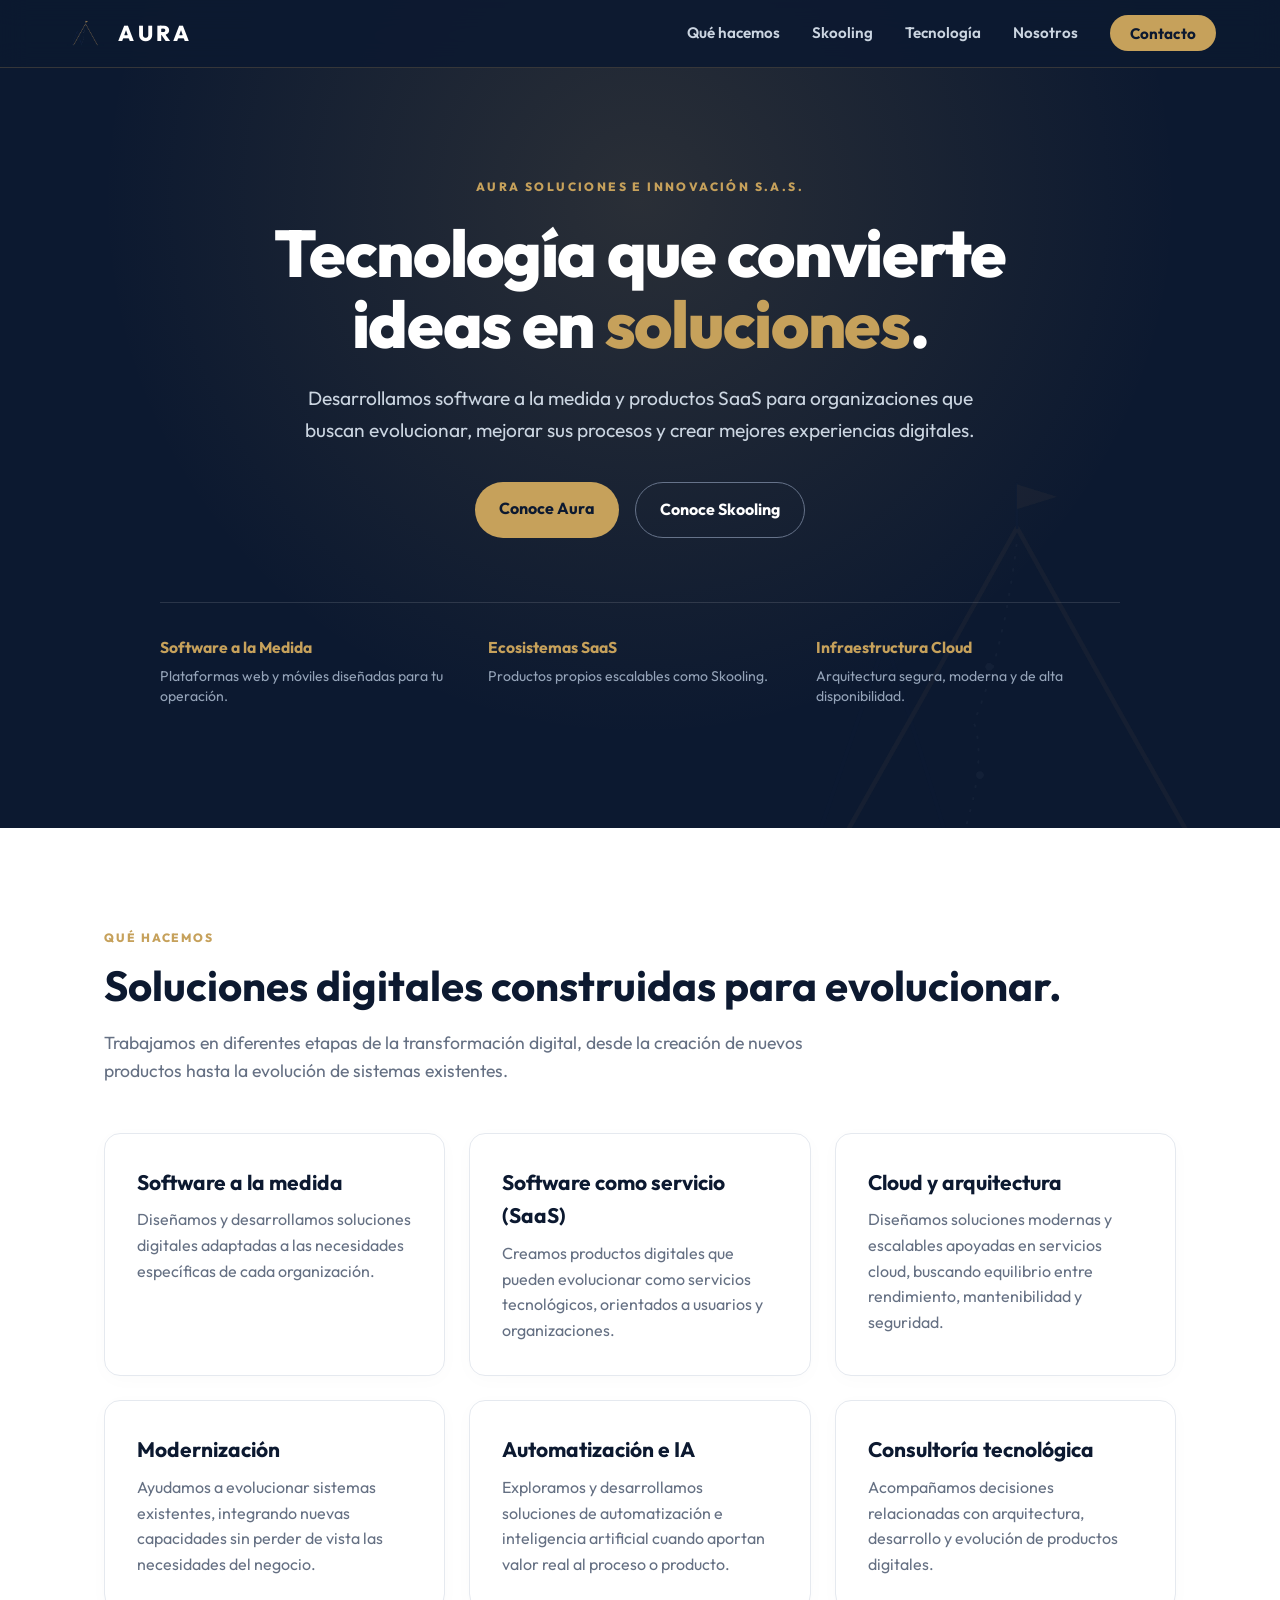
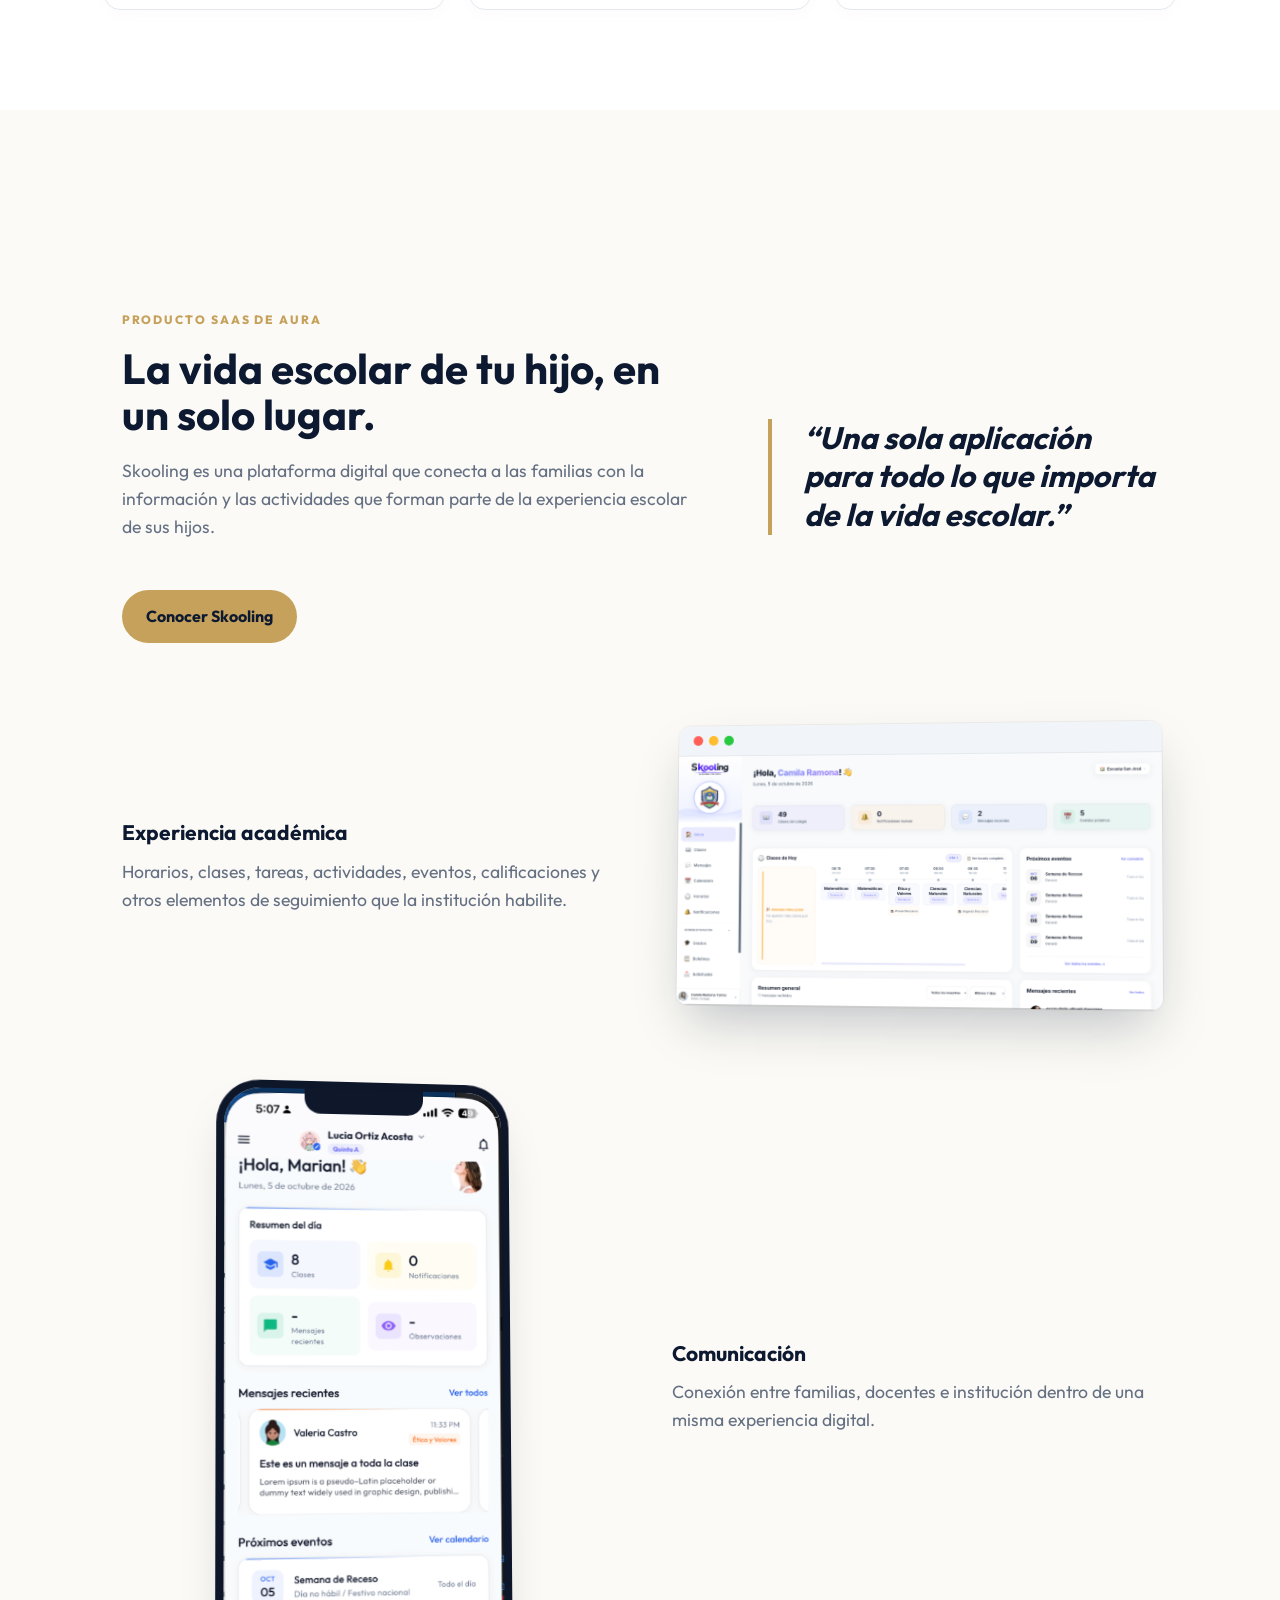
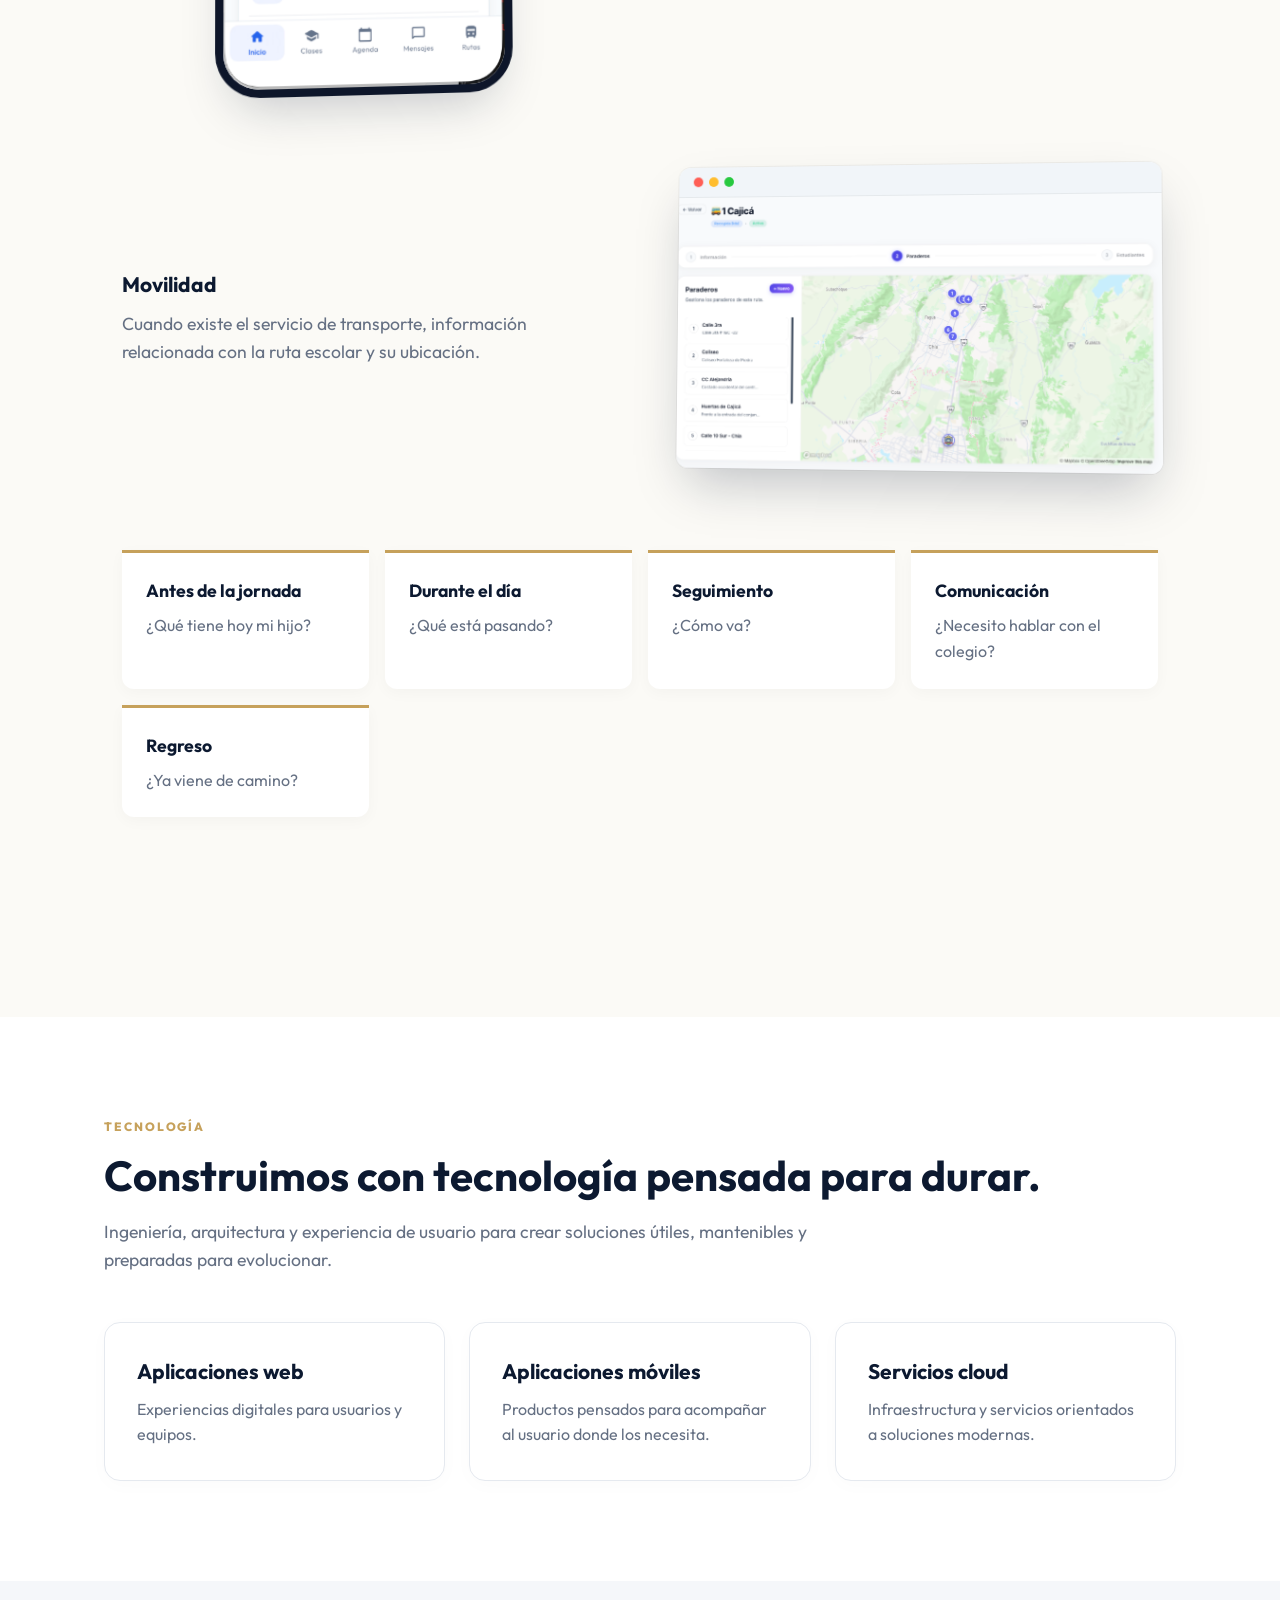
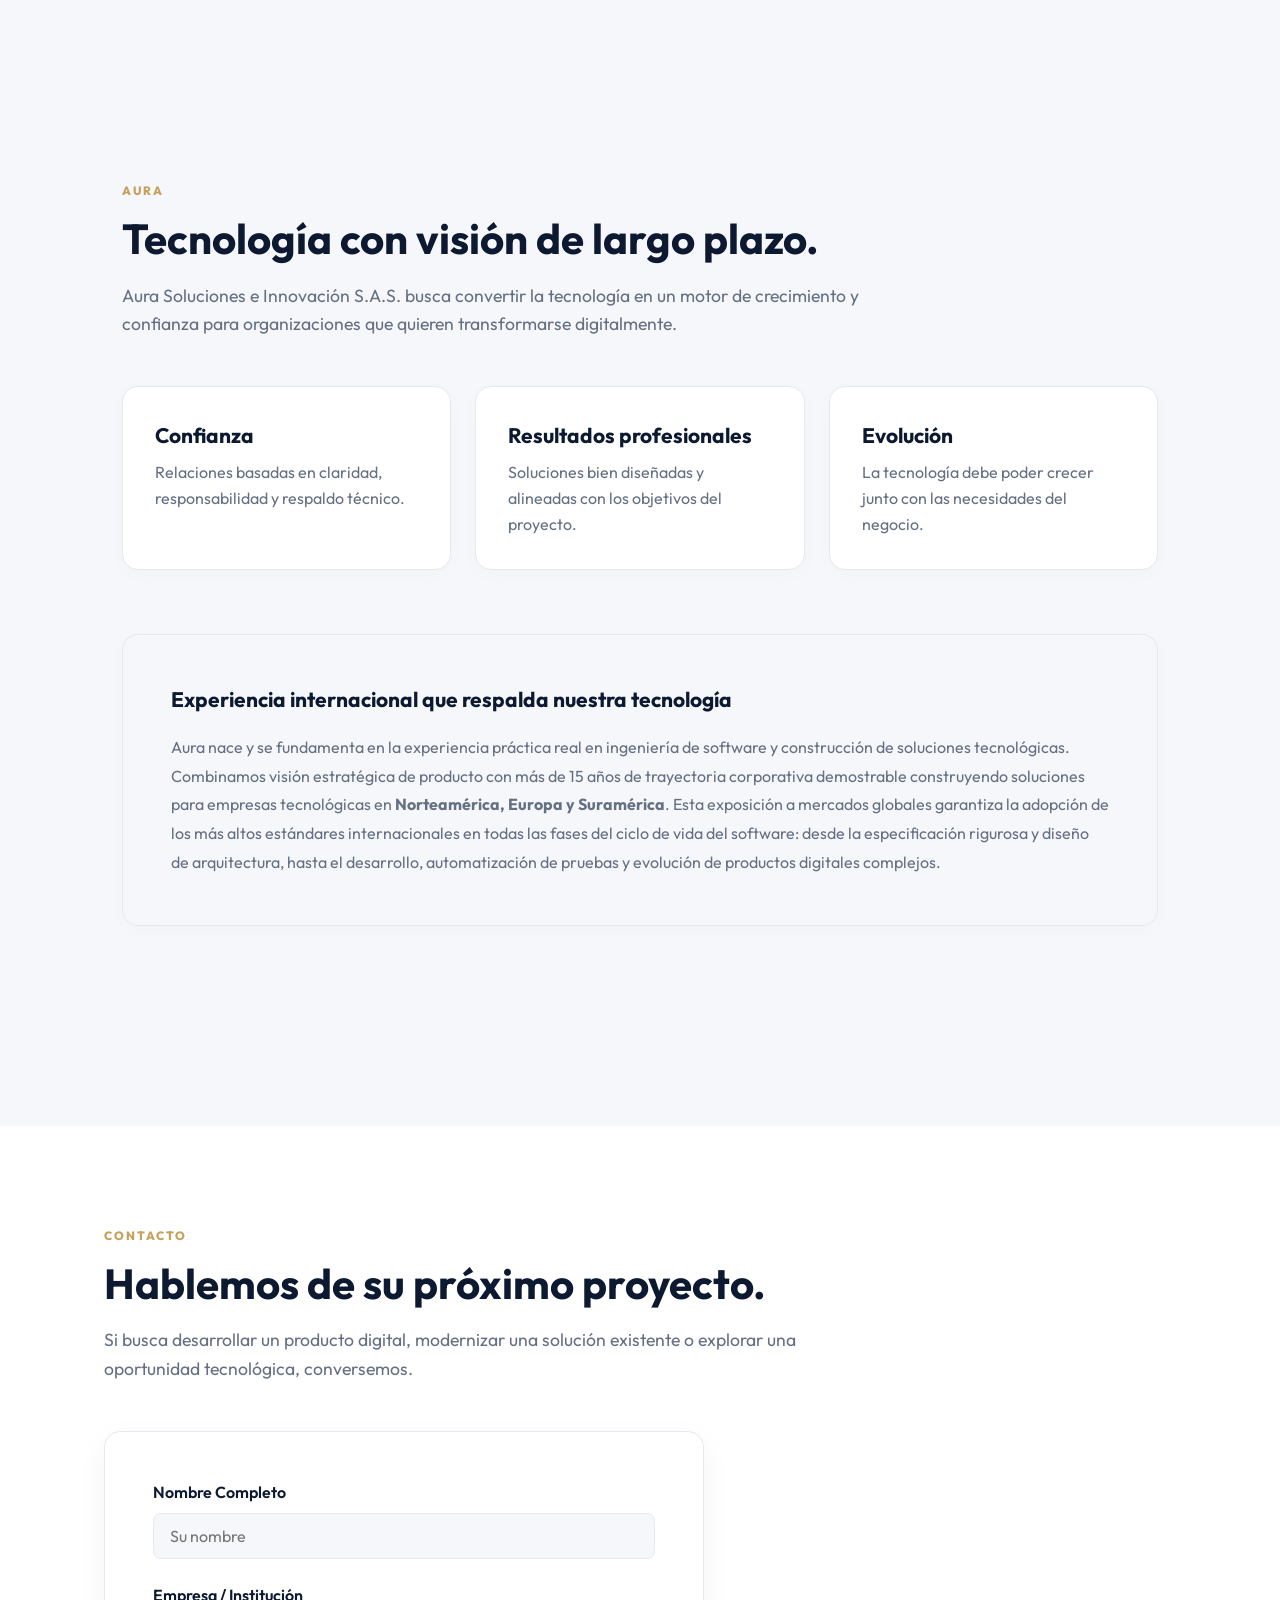
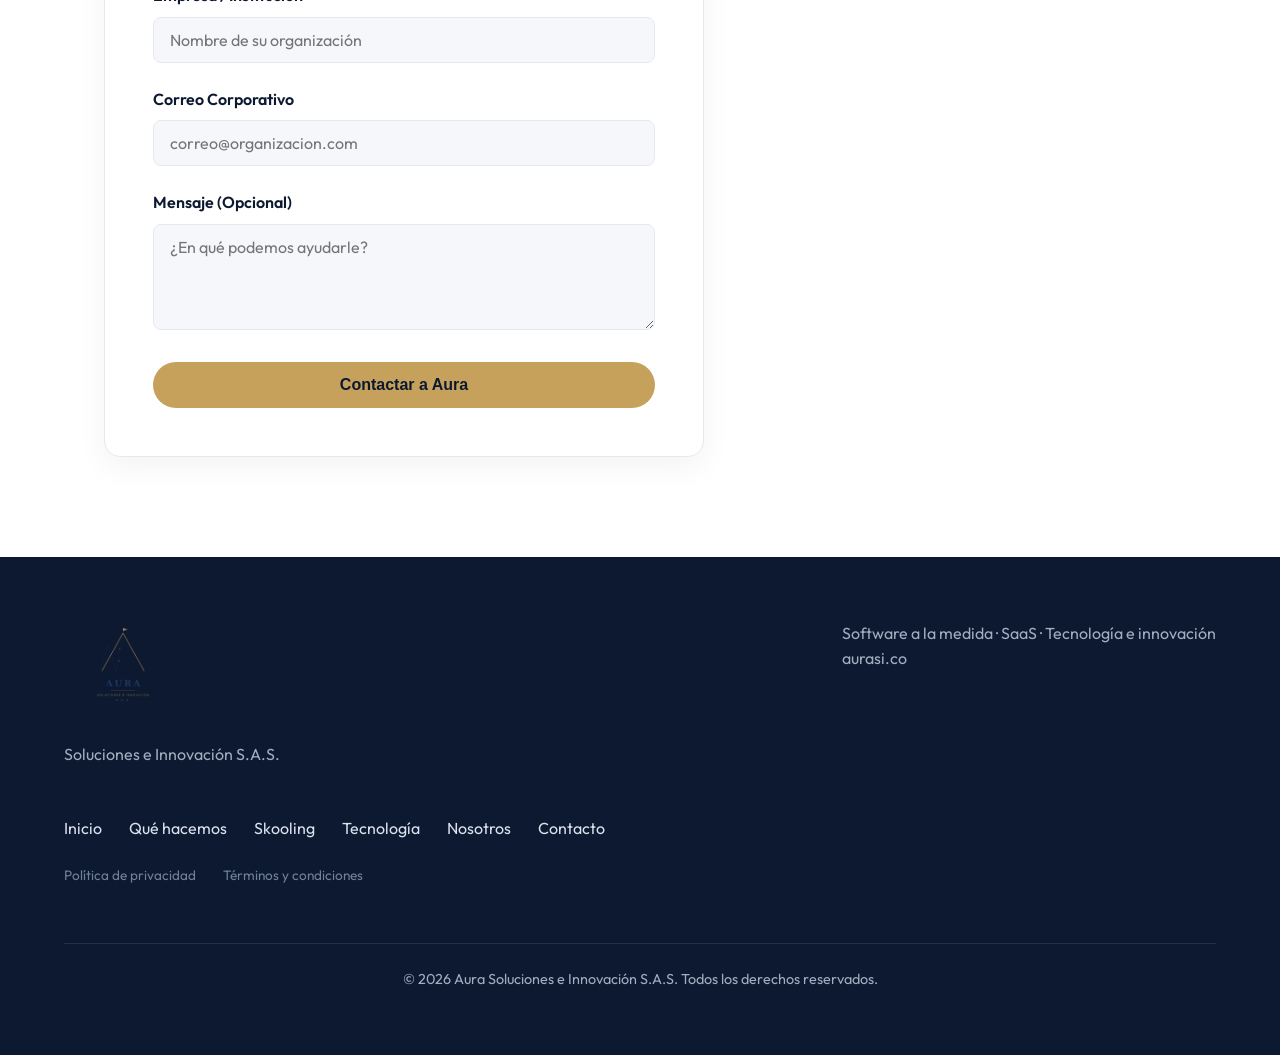
<file: index.html>
<!DOCTYPE html>
<html lang="es">
<head>
    <meta charset="UTF-8">
    <meta name="viewport" content="width=device-width, initial-scale=1.0">
    <title>Aura Soluciones e Innovación | Software y soluciones digitales</title>
    <meta name="description" content="Aura desarrolla software a la medida y productos SaaS para organizaciones que buscan evolucionar sus procesos y experiencias digitales.">
    
    <link rel="preconnect" href="https://fonts.googleapis.com">
    <link rel="preconnect" href="https://fonts.gstatic.com" crossorigin>
    <link href="https://fonts.googleapis.com/css2?family=Outfit:wght@300;400;600;700;800&display=swap" rel="stylesheet">
    <link rel="stylesheet" href="styles.css">
</head>
<body>
    <nav class="navbar">
        <a href="#inicio" class="brand">
            <img src="assets/images/mountain_light.png" alt="AURA" class="header-logo">
            <span>AURA</span>
        </a>
        <ul class="nav-links">
            <li><a href="#servicios">Qué hacemos</a></li>
            <li><a href="#skooling">Skooling</a></li>
            <li><a href="#tecnologia">Tecnología</a></li>
            <li><a href="#nosotros">Nosotros</a></li>
            <li><a href="#contacto" class="nav-cta">Contacto</a></li>
        </ul>
    </nav>

    <main>
        <!-- Components Injected via Web Components (Vanilla JS) -->
        <aura-hero></aura-hero>
        <aura-servicios></aura-servicios>
        <aura-skooling></aura-skooling>
        <aura-tecnologia></aura-tecnologia>
        <aura-nosotros></aura-nosotros>
        <aura-contact></aura-contact>
    </main>

    <footer class="footer">
        <div class="footer-content">
            <div>
                <img src="assets/images/logo_light.png" alt="AURA Logo" style="height: 90px; width: auto; object-fit: contain; margin-bottom: 1.5rem;">
                <p style="color: #a0aec0;">Soluciones e Innovación S.A.S.</p>
            </div>
            <div class="footer-info">
                <p>Software a la medida · SaaS · Tecnología e innovación</p>
                <p>aurasi.co</p>
            </div>
            <div class="footer-links">
                <a href="#inicio">Inicio</a>
                <a href="#servicios">Qué hacemos</a>
                <a href="#skooling">Skooling</a>
                <a href="#tecnologia">Tecnología</a>
                <a href="#nosotros">Nosotros</a>
                <a href="#contacto">Contacto</a>
                <br>
                <a href="#" style="font-size: 0.85rem; color: #718096; margin-top: 1rem;">Política de privacidad</a>
                <a href="#" style="font-size: 0.85rem; color: #718096; margin-top: 1rem;">Términos y condiciones</a>
            </div>
        </div>
        <div class="copyright">
            &copy; <span id="year"></span> Aura Soluciones e Innovación S.A.S. Todos los derechos reservados.
        </div>
    </footer>

    <!-- Load Components -->
    <script src="components/aura-hero.js"></script>
    <script src="components/aura-servicios.js"></script>
    <script src="components/aura-skooling.js"></script>
    <script src="components/aura-tecnologia.js"></script>
    <script src="components/aura-nosotros.js"></script>
    <script src="components/aura-contact.js"></script>
    
    <!-- Main Script -->
    <script src="script.js"></script>
</body>
</html>
</file>
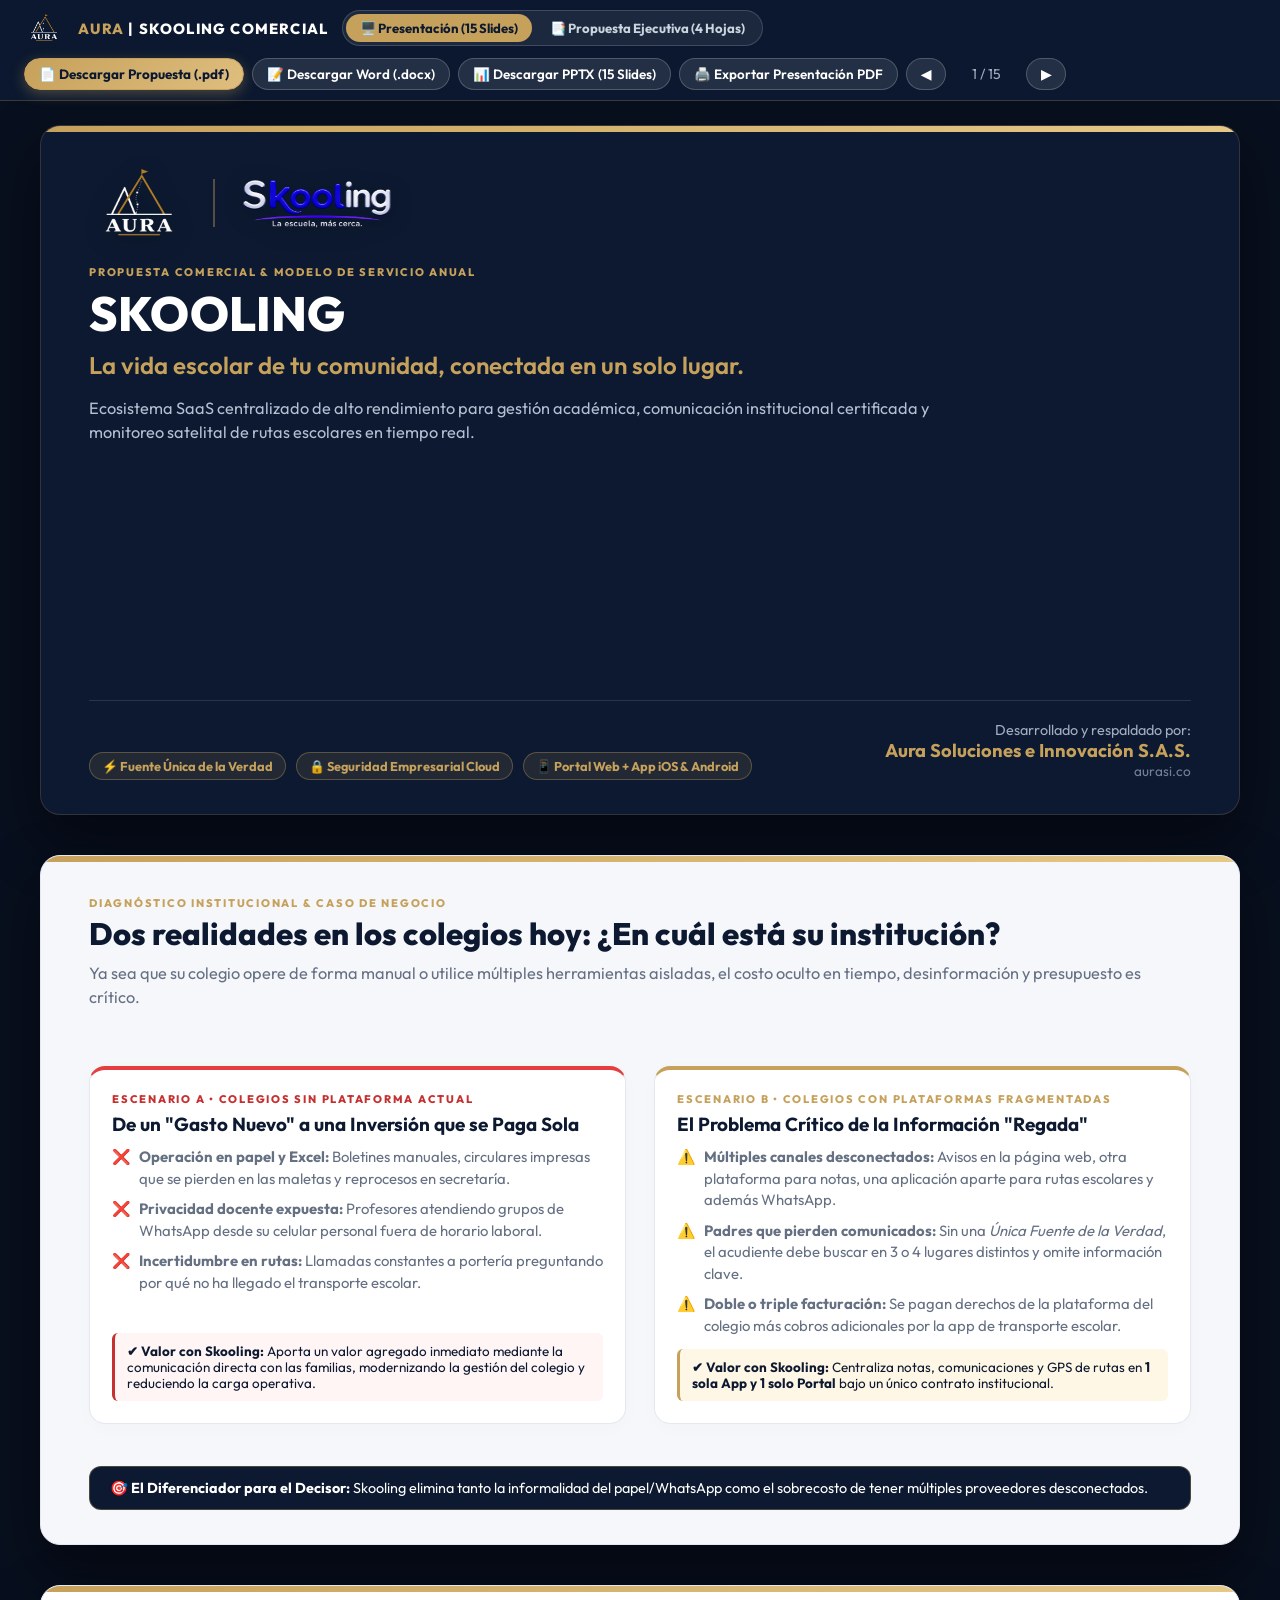
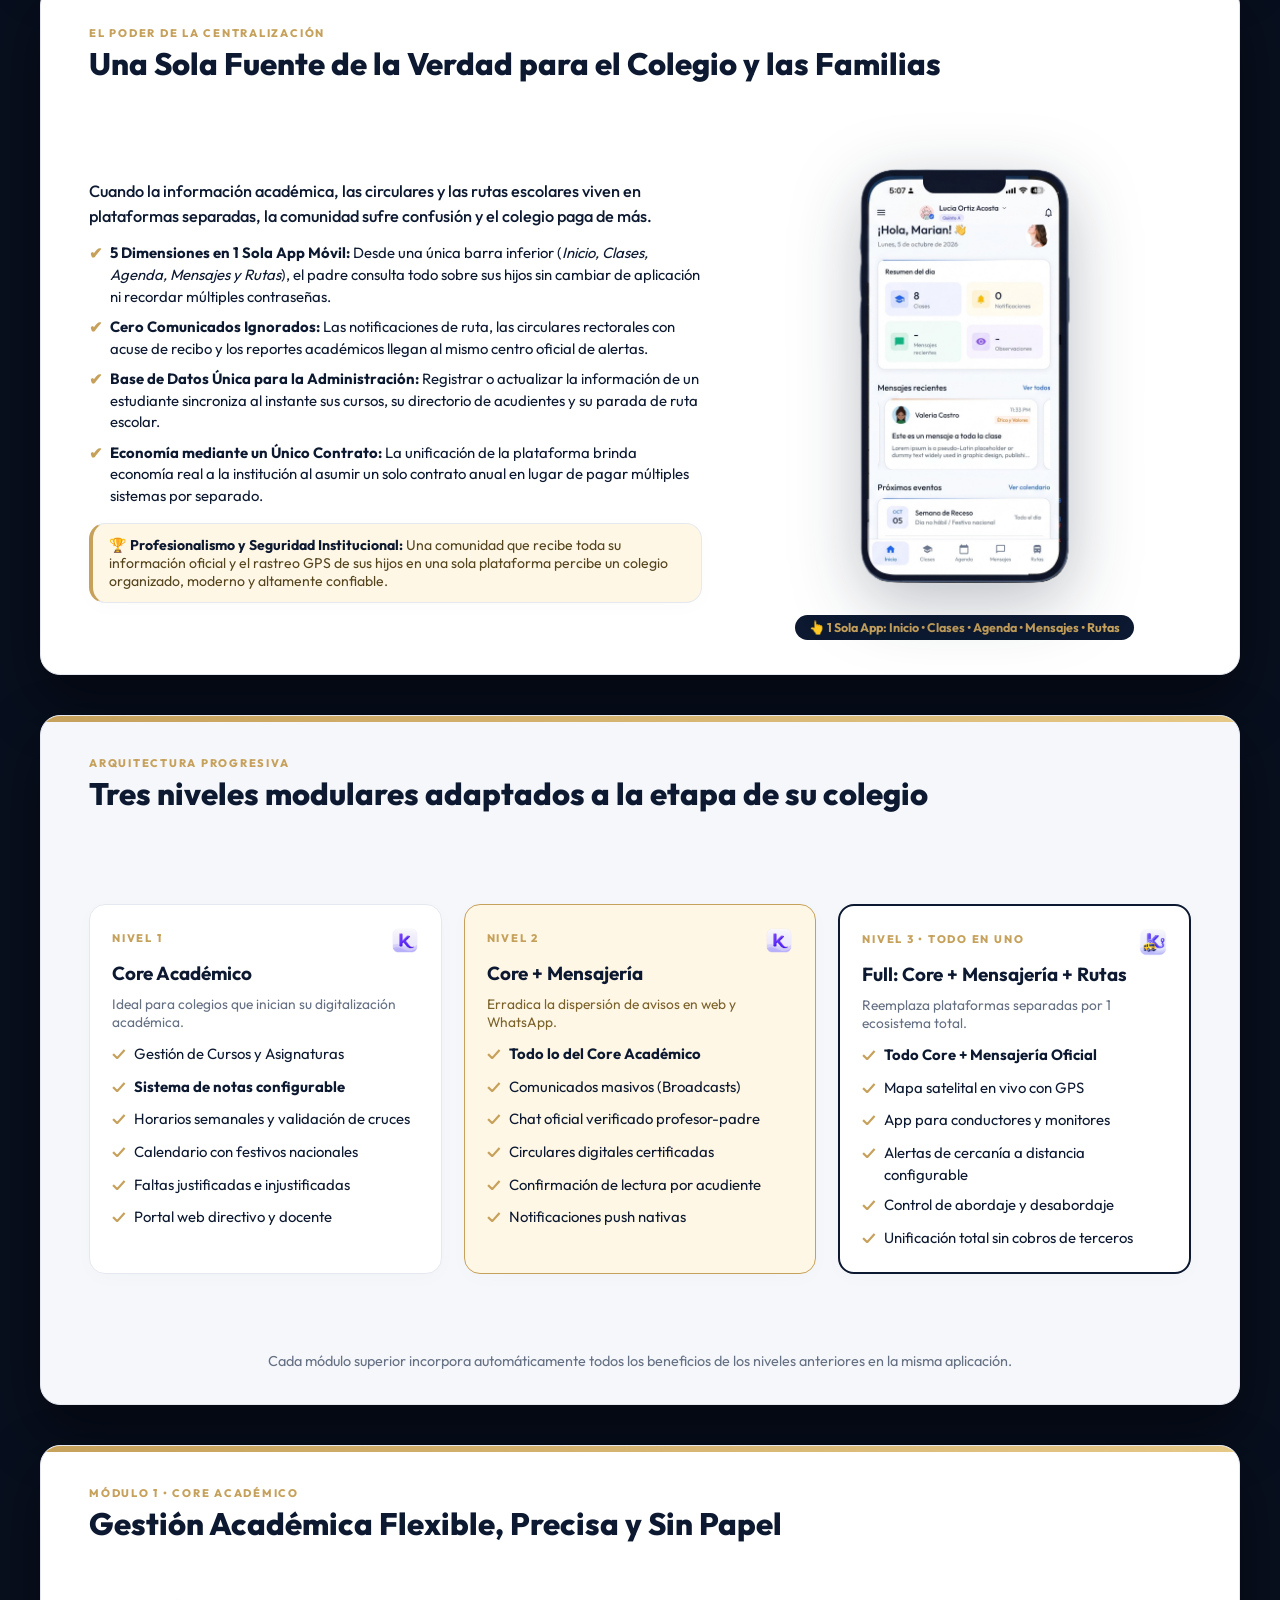
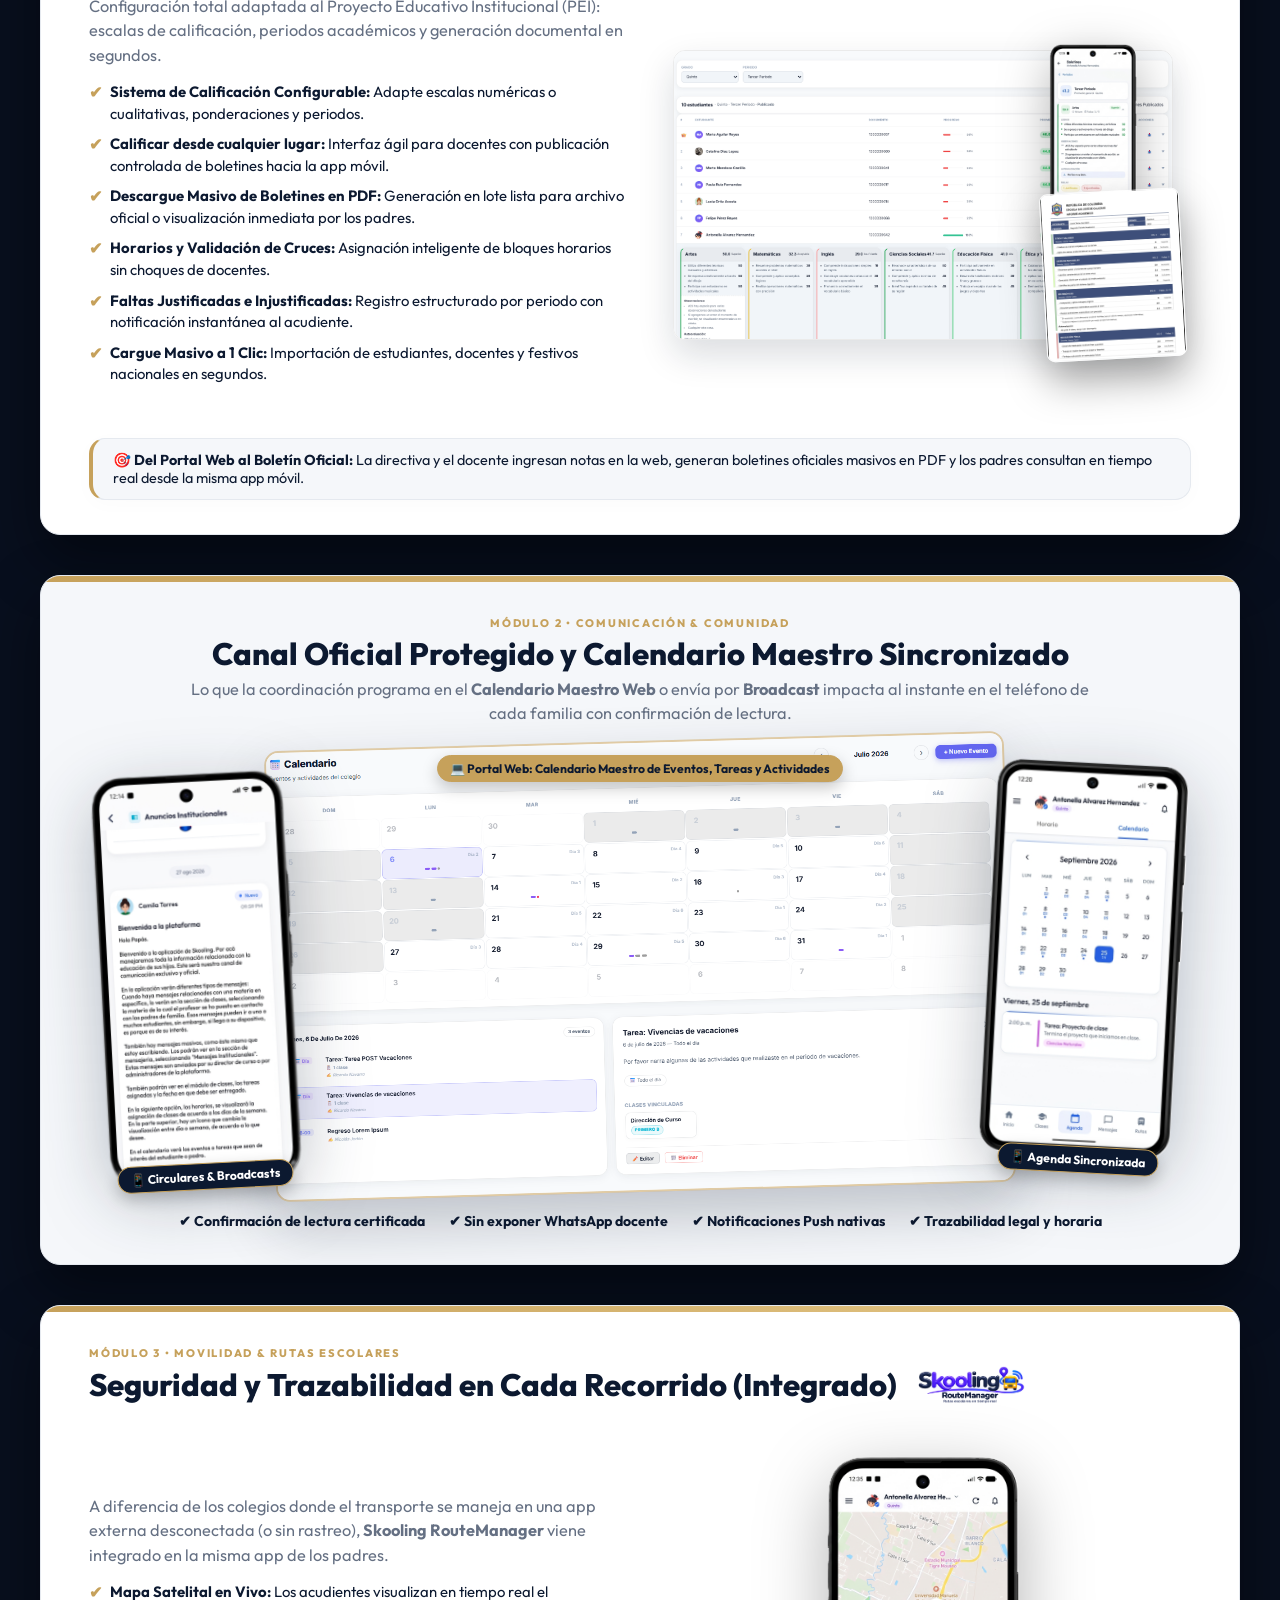
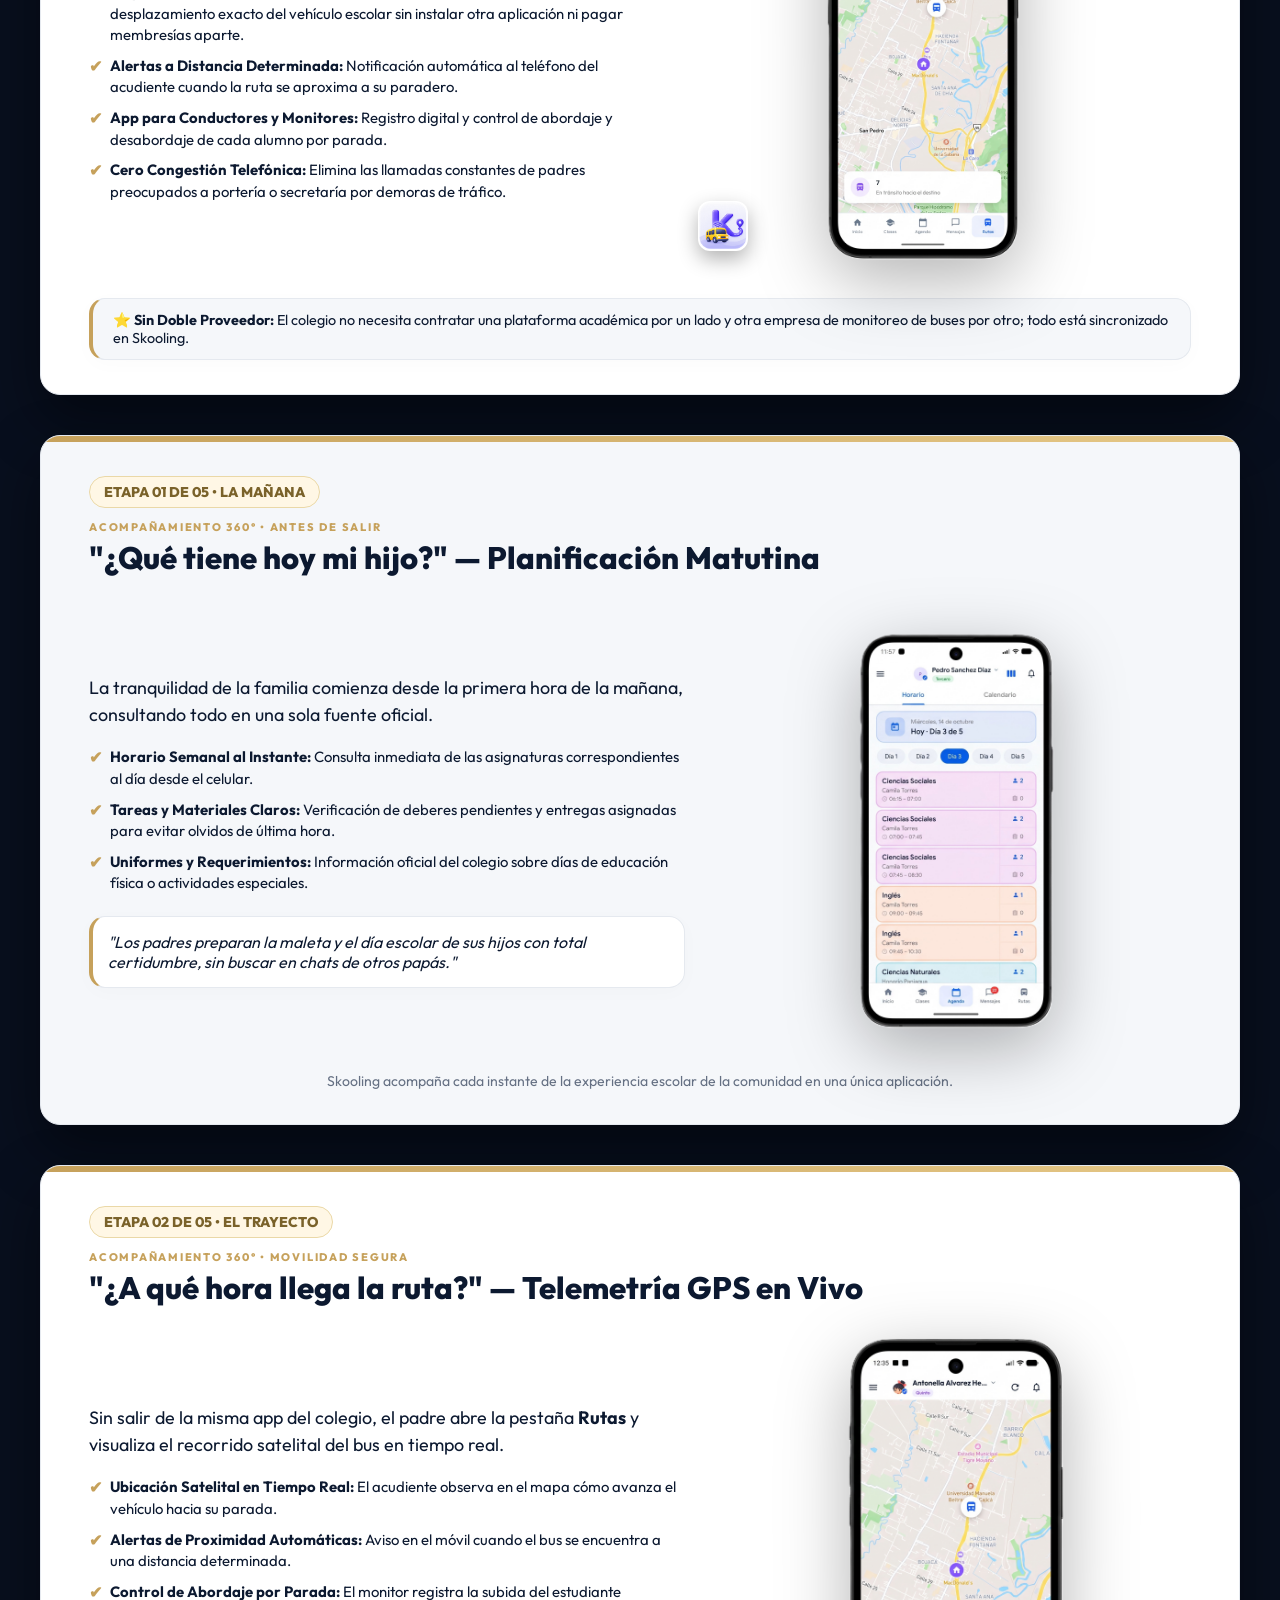
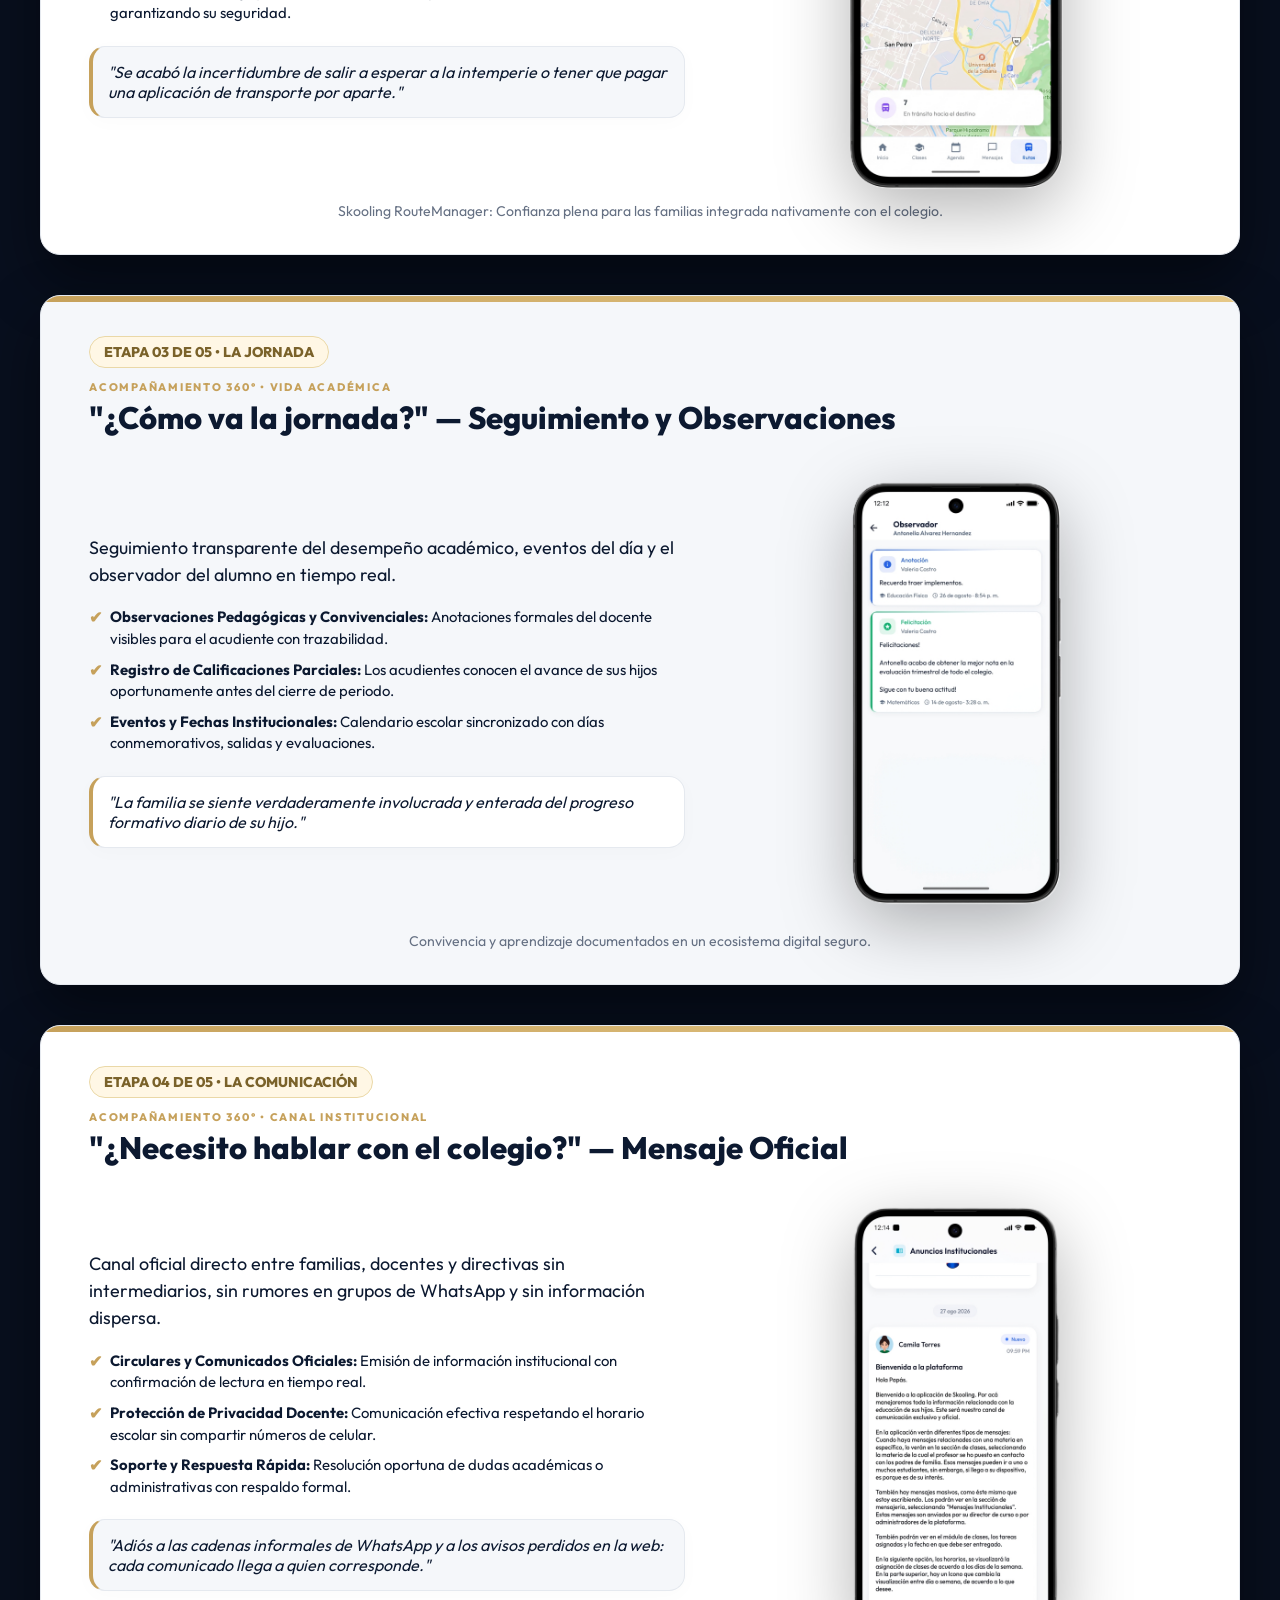
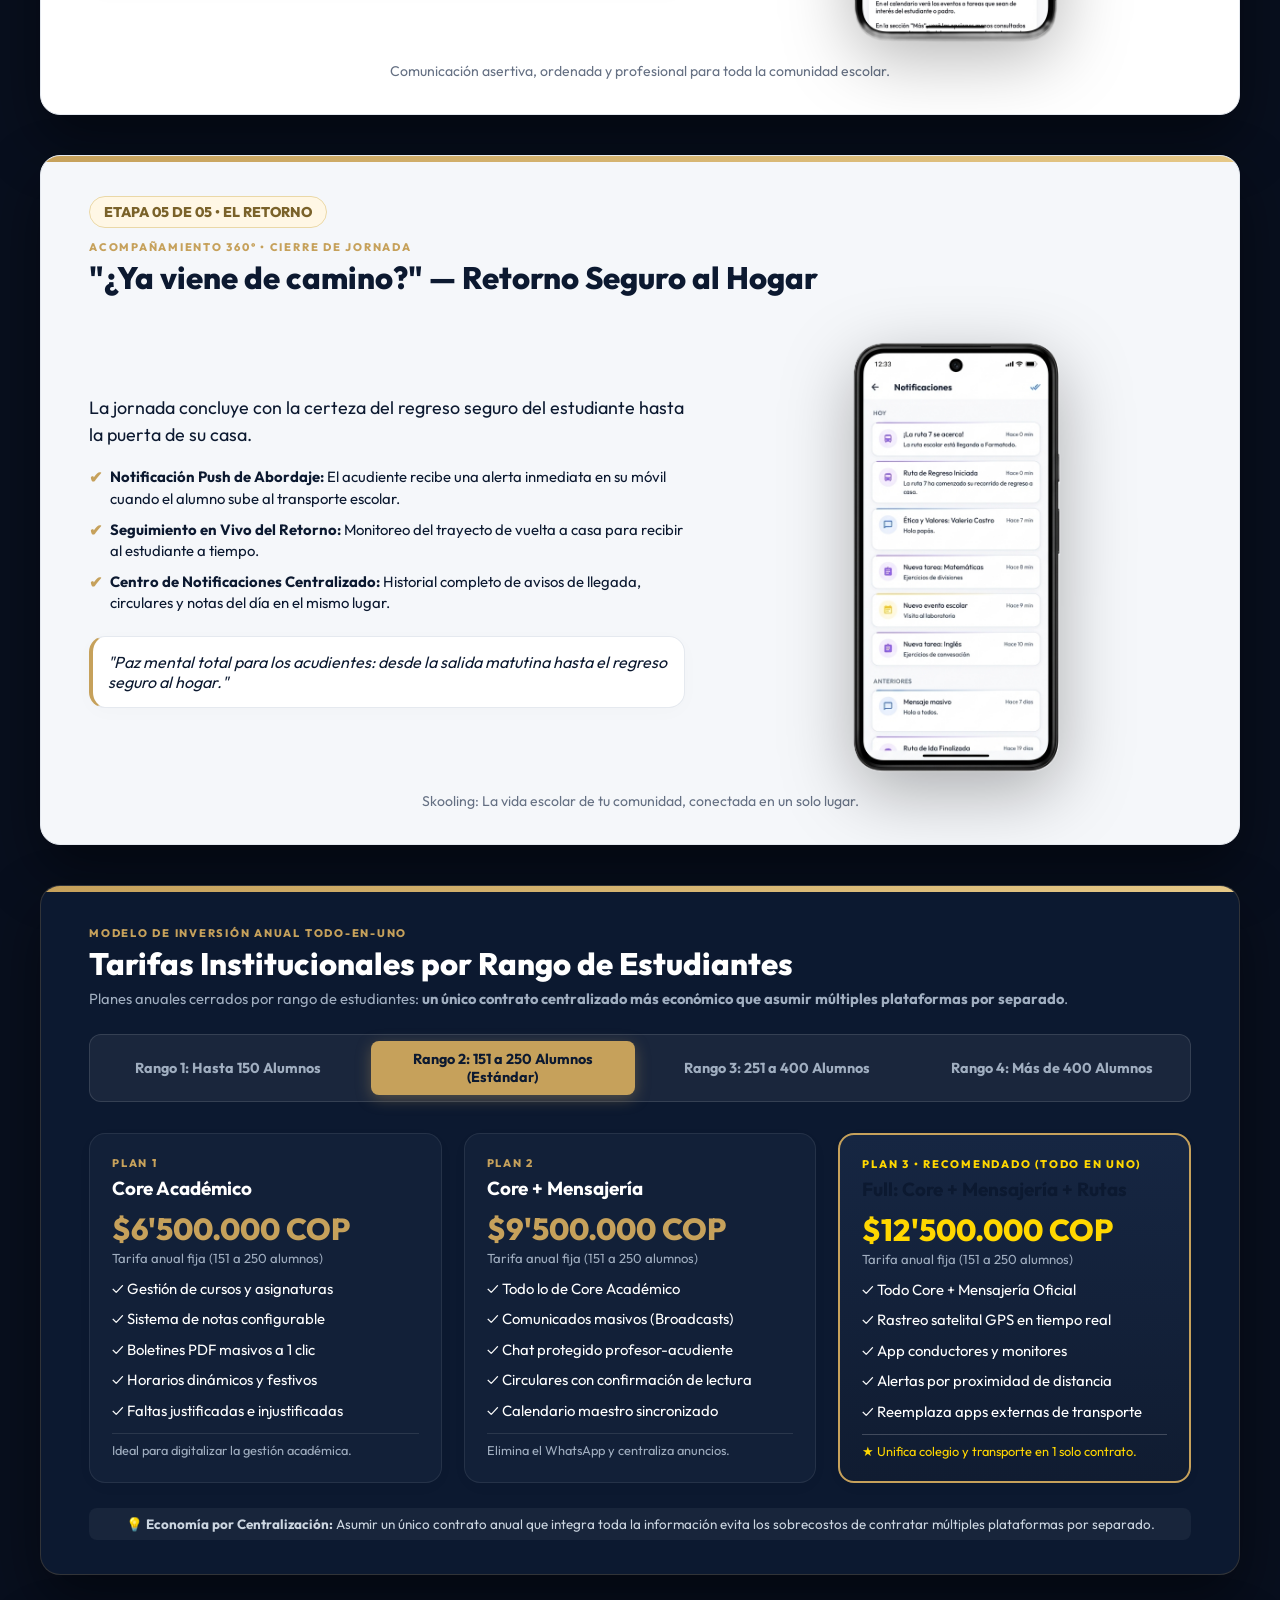
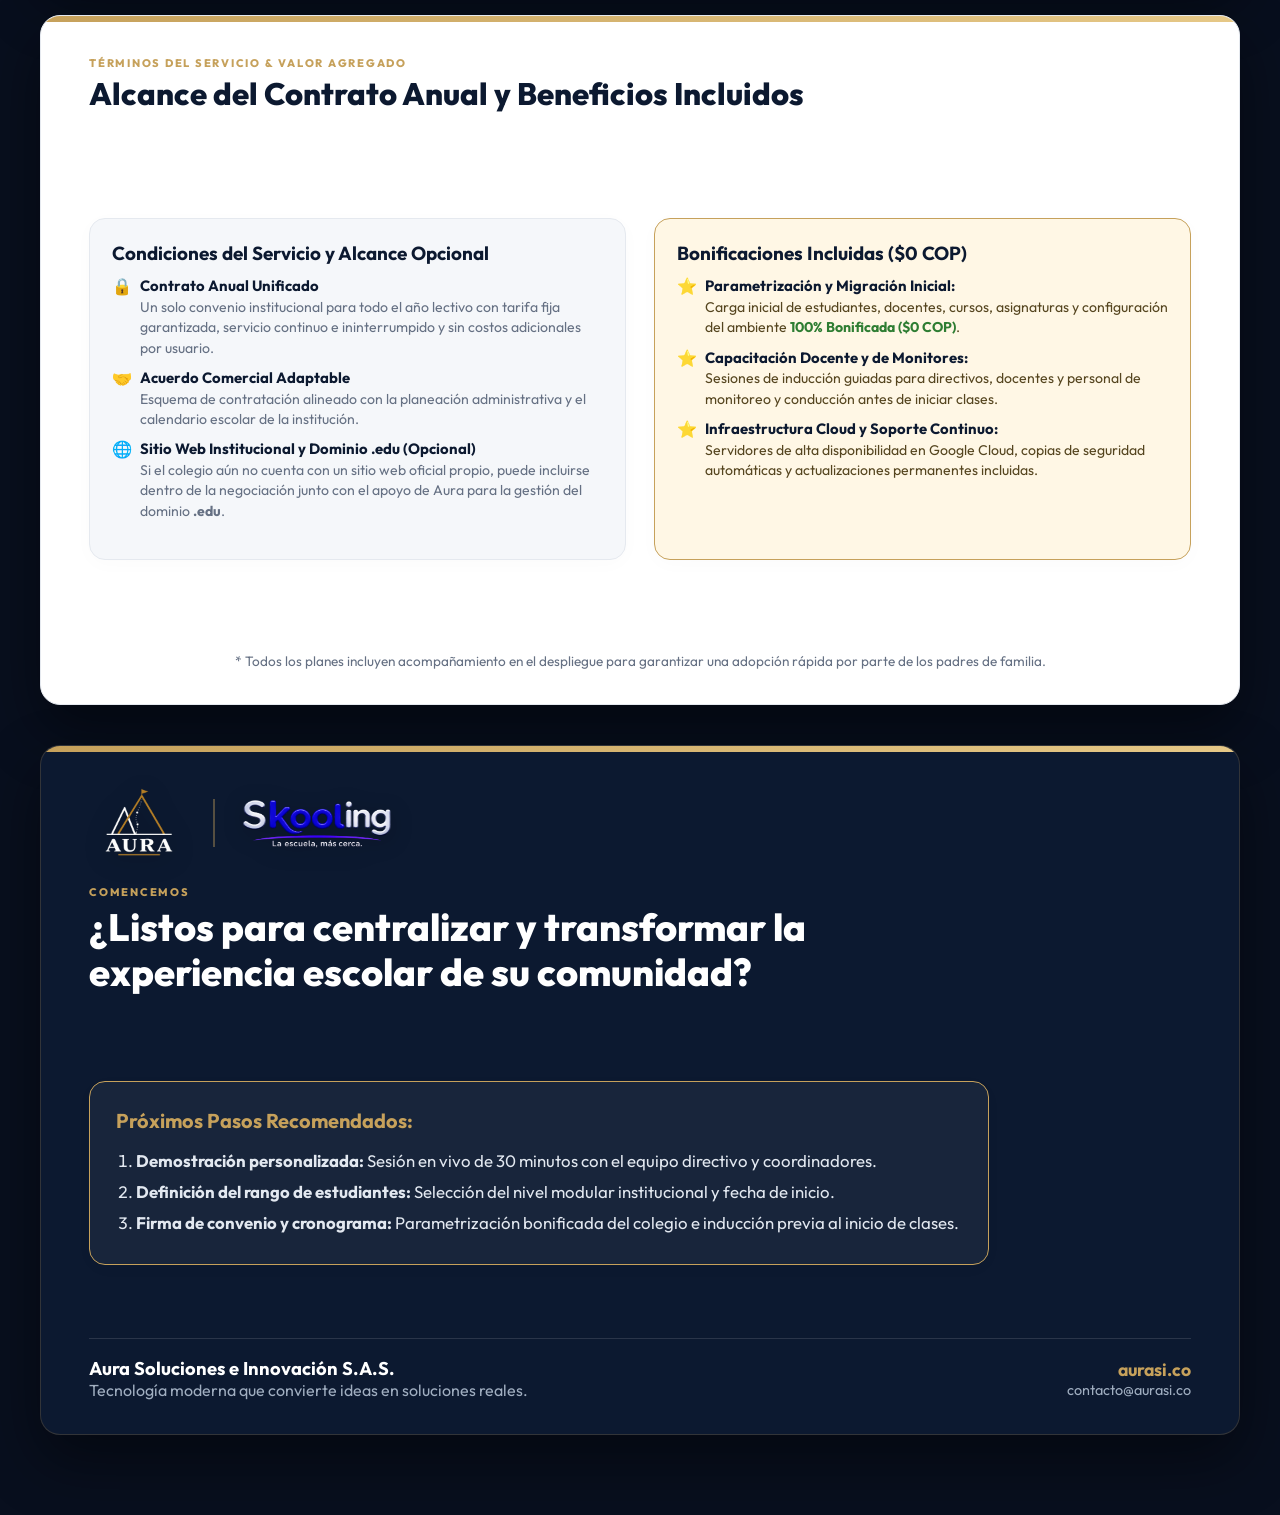
<file: propuesta/index.html>
<!DOCTYPE html>
<html lang="es">
<head>
  <meta charset="UTF-8">
  <meta name="viewport" content="width=device-width, initial-scale=1.0">
  <meta name="robots" content="noindex, nofollow, noarchive">
  <title>Propuesta Comercial Skooling | Aura Soluciones e Innovación</title>
  <link rel="preconnect" href="https://fonts.googleapis.com">
  <link rel="preconnect" href="https://fonts.gstatic.com" crossorigin>
  <link href="https://fonts.googleapis.com/css2?family=Outfit:wght@300;400;500;600;700;800&display=swap" rel="stylesheet">
  <style>
    :root {
      --bg-dark: #F5F7FA;
      --bg-white: #FFFFFF;
      --text-main: #0C1930;
      --text-muted: #657083;
      --accent-primary: #C6A15B;
      --accent-primary-hover: #D4B47B;
      --accent-secondary: #18202D;
      --line: #E5E9EF;
      --gold-light: #FFF7E5;
      --gold-border: #EAD8A7;
    }

    * {
      margin: 0;
      padding: 0;
      box-sizing: border-box;
      -webkit-print-color-adjust: exact !important;
      print-color-adjust: exact !important;
    }

    body {
      font-family: 'Outfit', sans-serif;
      background-color: #080F1E;
      color: var(--text-main);
      overflow-x: hidden;
      display: flex;
      flex-direction: column;
      align-items: center;
      min-height: 100vh;
    }

    /* TOP BAR CONTROLS */
    .top-controls {
      position: sticky;
      top: 0;
      width: 100%;
      background: rgba(12, 25, 48, 0.96);
      backdrop-filter: blur(14px);
      padding: 10px 24px;
      display: flex;
      justify-content: space-between;
      align-items: center;
      z-index: 1000;
      border-bottom: 1px solid rgba(198, 161, 91, 0.25);
      color: white;
      flex-wrap: wrap;
      gap: 12px;
    }

    .brand-top {
      display: flex;
      align-items: center;
      gap: 14px;
      font-weight: 800;
      letter-spacing: 1.2px;
      color: white;
      font-size: 0.92rem;
    }

    .brand-top img {
      height: 30px;
      width: auto;
      object-fit: contain;
    }

    .brand-top span {
      color: var(--accent-primary);
    }

    /* VIEW SWITCHER PILLS */
    .view-switcher {
      display: inline-flex;
      background: rgba(255, 255, 255, 0.07);
      border: 1px solid rgba(255, 255, 255, 0.16);
      border-radius: 999px;
      padding: 3px;
      gap: 4px;
    }

    .view-tab {
      background: transparent;
      border: none;
      color: #CBD5E0;
      padding: 6px 14px;
      border-radius: 999px;
      font-family: inherit;
      font-size: 0.82rem;
      font-weight: 700;
      cursor: pointer;
      transition: all 0.2s ease;
    }

    .view-tab.active {
      background: var(--accent-primary);
      color: var(--text-main);
    }

    .nav-buttons {
      display: flex;
      align-items: center;
      gap: 8px;
      flex-wrap: wrap;
    }

    .btn-ctrl {
      background: rgba(255, 255, 255, 0.1);
      border: 1px solid rgba(255, 255, 255, 0.2);
      color: white;
      padding: 7px 14px;
      border-radius: 999px;
      cursor: pointer;
      font-family: inherit;
      font-weight: 600;
      font-size: 0.84rem;
      transition: all 0.2s ease;
      display: inline-flex;
      align-items: center;
      gap: 6px;
      text-decoration: none;
    }

    .btn-ctrl:hover {
      background: var(--accent-primary);
      color: var(--text-main);
      border-color: var(--accent-primary);
    }

    .btn-ctrl.btn-gold {
      background: linear-gradient(135deg, var(--accent-primary), #DFBE7F);
      color: var(--text-main);
      border-color: var(--accent-primary);
      font-weight: 700;
      box-shadow: 0 4px 14px rgba(198, 161, 91, 0.35);
    }

    .btn-ctrl.btn-gold:hover {
      background: #E8CB92;
      transform: translateY(-1px);
    }

    .slide-counter {
      font-size: 0.88rem;
      color: #A0AEC0;
      min-width: 68px;
      text-align: center;
    }

    /* ===================================================================== */
    /* SLIDE CONTAINER (16:9 PRESENTATION)                                   */
    /* ===================================================================== */
    .deck-container {
      width: 100%;
      max-width: 1240px;
      padding: 24px 20px 80px;
      display: flex;
      flex-direction: column;
      gap: 40px;
    }

    body.mode-proposal .deck-container,
    body.mode-proposal .deck-nav-controls {
      display: none !important;
    }

    .slide {
      background: var(--bg-white);
      border-radius: 20px;
      box-shadow: 0 25px 60px rgba(0, 0, 0, 0.45);
      min-height: 690px;
      aspect-ratio: 16 / 9;
      position: relative;
      overflow: hidden;
      display: flex;
      flex-direction: column;
      border: 1px solid var(--line);
      scroll-margin-top: 75px;
    }

    .slide.dark {
      background: var(--text-main);
      color: white;
      border-color: rgba(198, 161, 91, 0.2);
    }

    .slide.alt {
      background: var(--bg-dark);
    }

    .slide-accent-bar {
      height: 6px;
      width: 100%;
      background: linear-gradient(90deg, var(--accent-primary), #E6C887);
      flex-shrink: 0;
    }

    .slide-content {
      padding: 34px 48px;
      flex: 1;
      display: flex;
      flex-direction: column;
      justify-content: space-between;
    }

    .eyebrow {
      text-transform: uppercase;
      letter-spacing: 0.16em;
      font-size: 11px;
      color: var(--accent-primary);
      font-weight: 800;
      margin-bottom: 6px;
      display: block;
    }

    .slide-title {
      font-size: 31px;
      font-weight: 800;
      line-height: 1.18;
      color: var(--text-main);
      margin-bottom: 14px;
    }

    .slide.dark .slide-title {
      color: white;
    }

    .lead-text {
      font-size: 1.02rem;
      color: var(--text-muted);
      line-height: 1.5;
    }

    .slide.dark .lead-text {
      color: #B4C0D2;
    }

    /* GRID & CARDS */
    .grid-2 {
      display: grid;
      grid-template-columns: 1fr 1fr;
      gap: 28px;
      align-items: stretch;
    }

    .grid-2-center {
      display: grid;
      grid-template-columns: 1fr 1fr;
      gap: 28px;
      align-items: center;
    }

    .grid-2-journey {
      display: grid;
      grid-template-columns: 1.15fr 0.85fr;
      gap: 36px;
      align-items: center;
    }

    .grid-3 {
      display: grid;
      grid-template-columns: repeat(3, 1fr);
      gap: 22px;
    }

    .card {
      background: white;
      border: 1px solid var(--line);
      border-radius: 16px;
      padding: 22px;
      box-shadow: 0 4px 20px rgba(0, 0, 0, 0.02);
    }

    .card.dark {
      background: #122038;
      border-color: rgba(255, 255, 255, 0.08);
      color: white;
    }

    .card.highlight {
      border: 2px solid var(--accent-primary);
      background: linear-gradient(180deg, #162642 0%, #101C31 100%);
    }

    .card-title {
      font-size: 1.18rem;
      font-weight: 700;
      color: var(--text-main);
      margin-bottom: 10px;
    }

    .card.dark .card-title {
      color: white;
    }

    /* IMAGES & SHOWCASES */
    .brand-logo-hero {
      max-height: 75px;
      width: auto;
      object-fit: contain;
      filter: drop-shadow(0 4px 12px rgba(0,0,0,0.3));
    }

    .brand-skooling-hero {
      max-height: 52px;
      width: auto;
      object-fit: contain;
      filter: drop-shadow(0 4px 10px rgba(0,0,0,0.25));
    }

    .mockup-web {
      width: 100%;
      height: auto;
      border-radius: 12px;
      box-shadow: 0 15px 35px rgba(12, 25, 48, 0.15);
      border: 1px solid rgba(0, 0, 0, 0.08);
      object-fit: cover;
    }

    .phone-mockup-large {
      height: 460px;
      width: auto;
      object-fit: contain;
      filter: drop-shadow(0 20px 35px rgba(0,0,0,0.3));
      transition: transform 0.3s ease;
      display: block;
      margin: 0 auto;
    }

    .phone-mockup-large:hover {
      transform: translateY(-6px) scale(1.02);
    }

    /* Cropped wrapper for square mobile images with large white margins */
    .phone-crop-box {
      width: 225px;
      height: 430px;
      overflow: hidden;
      border-radius: 26px;
      display: flex;
      align-items: center;
      justify-content: center;
      position: relative;
      filter: drop-shadow(0 18px 34px rgba(12, 25, 48, 0.28));
      flex-shrink: 0;
    }

    .phone-crop-box img {
      height: 460px;
      width: auto;
      object-fit: contain;
    }

    /* SLIDE 6 (COMUNICACIÓN) TRANSVERSAL WEB CALENDAR SHOWCASE */
    .comunicacion-stage {
      position: relative;
      width: 100%;
      height: 435px;
      display: flex;
      align-items: center;
      justify-content: center;
      margin: 4px 0;
    }

    .calendar-web-transversal {
      width: 740px;
      max-width: 72%;
      height: auto;
      border-radius: 14px;
      border: 2px solid rgba(198, 161, 91, 0.55);
      box-shadow: 0 26px 60px rgba(12, 25, 48, 0.24);
      transform: rotate(-1.6deg);
      z-index: 2;
      background: white;
      transition: transform 0.3s ease;
    }

    .calendar-web-transversal:hover {
      transform: rotate(0deg) scale(1.03);
      z-index: 6;
    }

    .comunicacion-phone-left {
      position: absolute;
      left: 0;
      bottom: 4px;
      z-index: 3;
      transform: rotate(-3deg);
      transition: transform 0.3s ease;
    }

    .comunicacion-phone-left:hover {
      transform: rotate(0deg) scale(1.04);
      z-index: 7;
    }

    .comunicacion-phone-right {
      position: absolute;
      right: 0;
      top: 4px;
      z-index: 3;
      transform: rotate(3deg);
      transition: transform 0.3s ease;
    }

    .comunicacion-phone-right:hover {
      transform: rotate(0deg) scale(1.04);
      z-index: 7;
    }

    .stage-caption-pill {
      position: absolute;
      background: var(--text-main);
      color: white;
      font-size: 0.76rem;
      font-weight: 700;
      padding: 5px 12px;
      border-radius: 999px;
      border: 1px solid var(--accent-primary);
      box-shadow: 0 6px 16px rgba(0,0,0,0.22);
      z-index: 5;
      white-space: nowrap;
    }

    .floating-report {
      width: 140px;
      height: auto;
      border-radius: 8px;
      box-shadow: 0 20px 40px rgba(0,0,0,0.35);
      border: 1px solid rgba(255,255,255,0.8);
      position: absolute;
      bottom: -15px;
      right: -10px;
      z-index: 5;
      transform: rotate(-3deg);
      transition: transform 0.3s ease;
    }

    .floating-report:hover {
      transform: rotate(0deg) scale(1.08);
    }

    /* BADGES */
    .tech-pill {
      display: inline-flex;
      align-items: center;
      gap: 6px;
      background: rgba(198, 161, 91, 0.12);
      border: 1px solid rgba(198, 161, 91, 0.35);
      color: var(--accent-primary);
      padding: 5px 12px;
      border-radius: 999px;
      font-size: 0.8rem;
      font-weight: 700;
    }

    .step-pill {
      display: inline-flex;
      align-items: center;
      gap: 8px;
      background: var(--gold-light);
      border: 1px solid var(--gold-border);
      color: #7A622A;
      padding: 6px 14px;
      border-radius: 999px;
      font-size: 0.88rem;
      font-weight: 800;
      margin-bottom: 12px;
    }

    /* LISTS */
    .feature-list {
      list-style: none;
      display: flex;
      flex-direction: column;
      gap: 9px;
    }

    .feature-list li {
      display: flex;
      align-items: flex-start;
      gap: 8px;
      font-size: 0.93rem;
      line-height: 1.45;
    }

    .check-icon {
      color: var(--accent-primary);
      font-weight: bold;
      font-size: 1.02rem;
      flex-shrink: 0;
    }

    /* RANGOS INTERACTIVOS (TAB SELECTOR) */
    .range-selector-bar {
      display: flex;
      gap: 10px;
      background: rgba(255, 255, 255, 0.06);
      padding: 6px;
      border-radius: 12px;
      margin-bottom: 16px;
      border: 1px solid rgba(255, 255, 255, 0.12);
    }

    .range-btn {
      flex: 1;
      padding: 9px 12px;
      border-radius: 8px;
      border: none;
      background: transparent;
      color: #A0AEC0;
      font-family: inherit;
      font-size: 0.9rem;
      font-weight: 700;
      cursor: pointer;
      transition: all 0.25s ease;
      text-align: center;
    }

    .range-btn.active {
      background: var(--accent-primary);
      color: var(--text-main);
      box-shadow: 0 4px 15px rgba(198, 161, 91, 0.35);
    }

    .price-main {
      font-size: 1.9rem;
      font-weight: 800;
      color: var(--accent-primary);
      margin: 6px 0 2px;
    }

    .price-sub {
      font-size: 0.82rem;
      color: #A0AEC0;
      margin-bottom: 12px;
    }

    /* ===================================================================== */
    /* PROPUESTA COMERCIAL EJECUTIVA (VISOR PDF EMBEBIDO)                    */
    /* ===================================================================== */
    .proposal-container {
      width: 100%;
      max-width: 980px;
      padding: 24px 20px 48px;
      display: none;
      flex-direction: column;
      gap: 16px;
      align-items: center;
    }

    body.mode-proposal .proposal-container {
      display: flex;
    }

    .pdf-toolbar {
      width: 100%;
      display: flex;
      justify-content: space-between;
      align-items: center;
      flex-wrap: wrap;
      gap: 12px;
      background: rgba(255, 255, 255, 0.06);
      border: 1px solid rgba(198, 161, 91, 0.28);
      border-radius: 12px;
      padding: 12px 18px;
      color: white;
    }

    .pdf-toolbar-info {
      display: flex;
      flex-direction: column;
      gap: 2px;
    }

    .pdf-toolbar-info strong {
      font-size: 0.95rem;
      color: white;
    }

    .pdf-toolbar-info span {
      font-size: 0.78rem;
      color: #A0AEC0;
    }

    .pdf-toolbar-actions {
      display: flex;
      align-items: center;
      gap: 8px;
      flex-wrap: wrap;
    }

    .pdf-viewer-frame {
      width: 100%;
      height: calc(100vh - 170px);
      min-height: 760px;
      background: #1A2438;
      border-radius: 12px;
      border: 1px solid rgba(198, 161, 91, 0.25);
      box-shadow: 0 20px 50px rgba(0, 0, 0, 0.45);
      overflow: hidden;
    }

    .pdf-viewer-frame object,
    .pdf-viewer-frame iframe {
      width: 100%;
      height: 100%;
      border: none;
      display: block;
    }

    .pdf-fallback {
      padding: 48px 24px;
      text-align: center;
      color: #CBD5E0;
      display: flex;
      flex-direction: column;
      align-items: center;
      gap: 14px;
    }

    .prop-top-bar {
      height: 5px;
      width: 100%;
      background: linear-gradient(90deg, var(--text-main) 0%, var(--accent-primary) 65%, #E6C887 100%);
      flex-shrink: 0;
    }

    .prop-body {
      padding: 18px 28px 14px;
      flex: 1;
      display: flex;
      flex-direction: column;
      justify-content: space-between;
      gap: 8px;
      box-sizing: border-box;
    }

    .prop-header {
      display: flex;
      justify-content: space-between;
      align-items: center;
      border-bottom: 2px solid var(--line);
      padding-bottom: 4px;
      min-height: 48px;
    }

    .prop-header-logos {
      display: flex;
      align-items: center;
      gap: 12px;
    }

    .prop-header-logos img.aura-h {
      height: 44px;
      width: auto;
      object-fit: contain;
      image-rendering: -webkit-optimize-contrast;
      filter: drop-shadow(0 1px 2px rgba(0,0,0,0.06));
    }

    .prop-header-logos img.skooling-h {
      height: 30px;
      width: auto;
      object-fit: contain;
    }

    .prop-doc-meta {
      text-align: right;
      font-size: 0.7rem;
      color: var(--text-muted);
      line-height: 1.25;
    }

    .prop-doc-meta strong {
      color: var(--text-main);
      font-size: 0.76rem;
      text-transform: uppercase;
      letter-spacing: 0.08em;
    }

    .prop-hero-banner {
      background: var(--text-main);
      color: white;
      padding: 10px 14px;
      border-radius: 8px;
      border-left: 4px solid var(--accent-primary);
    }

    .prop-hero-banner h1 {
      font-size: 1.15rem;
      font-weight: 800;
      margin-bottom: 2px;
      color: white;
    }

    .prop-hero-banner p {
      font-size: 0.76rem;
      color: #CBD5E0;
      line-height: 1.32;
    }

    .prop-section-title {
      font-size: 0.86rem;
      font-weight: 800;
      text-transform: uppercase;
      letter-spacing: 0.06em;
      color: var(--text-main);
      border-left: 3px solid var(--accent-primary);
      padding-left: 7px;
      margin-bottom: 4px;
      display: flex;
      align-items: center;
      justify-content: space-between;
    }

    .prop-section-title span {
      font-size: 0.68rem;
      color: var(--accent-primary);
      font-weight: 700;
    }

    .prop-grid-2 {
      display: grid;
      grid-template-columns: 1fr 1fr;
      gap: 8px;
    }

    .prop-grid-3 {
      display: grid;
      grid-template-columns: repeat(3, 1fr);
      gap: 8px;
    }

    .prop-box {
      border: 1px solid var(--line);
      border-radius: 8px;
      padding: 8px 10px;
      background: #FAFBFD;
    }

    .prop-box.gold {
      background: var(--gold-light);
      border-color: var(--accent-primary);
    }

    .prop-box.dark {
      background: var(--text-main);
      color: white;
      border-color: var(--accent-primary);
    }

    .prop-box h3 {
      font-size: 0.8rem;
      font-weight: 800;
      margin-bottom: 3px;
      color: var(--text-main);
    }

    .prop-box.dark h3 {
      color: var(--accent-primary);
    }

    .prop-box p,
    .prop-box li {
      font-size: 0.72rem;
      line-height: 1.3;
      color: #334155;
    }

    .prop-box.dark p,
    .prop-box.dark li {
      color: #E2E8F0;
    }

    .prop-list {
      list-style: none;
      display: flex;
      flex-direction: column;
      gap: 2px;
    }

    .prop-list li {
      display: flex;
      align-items: flex-start;
      gap: 4px;
    }

    .prop-table {
      width: 100%;
      border-collapse: collapse;
      font-size: 0.7rem;
      border-radius: 6px;
      overflow: hidden;
      border: 1px solid var(--line);
    }

    .prop-table th {
      background: var(--text-main);
      color: white;
      text-align: left;
      padding: 4px 7px;
      font-weight: 700;
      font-size: 0.7rem;
    }

    .prop-table td {
      padding: 4px 7px;
      border-bottom: 1px solid var(--line);
      color: #334155;
      vertical-align: top;
      line-height: 1.24;
    }

    .prop-table tr:nth-child(even) td {
      background: #F8FAFC;
    }

    .prop-table tr.highlight-row td {
      background: var(--gold-light);
      font-weight: 600;
      color: var(--text-main);
    }

    .prop-footer {
      border-top: 1px solid var(--line);
      padding-top: 5px;
      display: flex;
      justify-content: space-between;
      align-items: center;
      font-size: 0.68rem;
      color: var(--text-muted);
      flex-shrink: 0;
    }

    .prop-journey-strip {
      display: grid;
      grid-template-columns: repeat(5, 1fr);
      gap: 5px;
    }

    .prop-journey-step {
      background: #F8FAFC;
      border: 1px solid var(--line);
      border-top: 3px solid var(--accent-primary);
      border-radius: 6px;
      padding: 5px 6px;
    }

    .prop-journey-step strong {
      display: block;
      font-size: 0.7rem;
      color: var(--text-main);
      margin-bottom: 2px;
    }

    .prop-journey-step p {
      font-size: 0.66rem;
      color: var(--text-muted);
      line-height: 1.22;
    }

    /* ===================================================================== */
    /* PRINT RULES (SUPPORTS BOTH 15-SLIDE DECK & 4-PAGE PROPOSAL)           */
    /* ===================================================================== */
    @media print {
      html, body {
        background: white !important;
        margin: 0 !important;
        padding: 0 !important;
        height: auto !important;
      }

      .top-controls {
        display: none !important;
      }

      /* MODE 1: PRINTING THE 15-SLIDE PRESENTATION */
      body:not(.mode-proposal) .proposal-container {
        display: none !important;
      }

      body:not(.mode-proposal) .deck-container {
        display: block !important;
        width: 100% !important;
        max-width: none !important;
        padding: 0 !important;
        margin: 0 !important;
      }

      body:not(.mode-proposal) .slide {
        width: 1280px !important;
        height: 720px !important;
        min-height: 720px !important;
        max-height: 720px !important;
        page-break-after: always !important;
        break-after: page !important;
        page-break-inside: avoid !important;
        break-inside: avoid !important;
        box-shadow: none !important;
        border-radius: 0 !important;
        border: none !important;
        margin: 0 !important;
      }

      /* MODE 2: PRINTING THE 4-PAGE EXECUTIVE COMMERCIAL PROPOSAL */
      body.mode-proposal .slide {
        display: none !important;
      }

      body.mode-proposal .deck-container {
        display: none !important;
      }

      body.mode-proposal .proposal-container {
        display: block !important;
        width: 100% !important;
        max-width: none !important;
        padding: 0 !important;
        margin: 0 !important;
        gap: 0 !important;
      }

      body.mode-proposal .proposal-page {
        width: 100% !important;
        height: auto !important;
        min-height: auto !important;
        max-height: none !important;
        break-inside: avoid !important;
        page-break-inside: avoid !important;
        break-after: page !important;
        page-break-after: always !important;
        box-shadow: none !important;
        border-radius: 0 !important;
        border: none !important;
        margin: 0 !important;
        padding: 0 !important;
        box-sizing: border-box !important;
        overflow: visible !important;
      }

      body.mode-proposal .proposal-page:last-child {
        break-after: auto !important;
        page-break-after: auto !important;
      }
    }
  </style>
  <style id="dynamic-print-page">
    @page {
      size: 1280px 720px;
      margin: 0;
    }
  </style>
</head>
<body>

  <!-- TOP BAR WITH QUICK ACTIONS -->
  <header class="top-controls">
    <div class="brand-top">
      <img src="presentation_assets/Mountain_5.png" alt="AURA">
      <div><span>AURA</span> | SKOOLING COMERCIAL</div>
      <div class="view-switcher">
        <button class="view-tab active" id="tab-deck" onclick="switchView('deck')">🖥️ Presentación (15 Slides)</button>
        <button class="view-tab" id="tab-proposal" onclick="switchView('proposal')">📑 Propuesta Ejecutiva (4 Hojas)</button>
      </div>
    </div>

    <div class="nav-buttons">
      <a href="Propuesta_Comercial_Skooling_Aura.pdf" download="Propuesta_Comercial_Skooling_Aura.pdf" class="btn-ctrl btn-gold" title="Descargar la Propuesta Comercial en formato PDF listo para enviar">📄 Descargar Propuesta (.pdf)</a>
      <a href="Propuesta_Comercial_Skooling_Aura.docx" download="Propuesta_Comercial_Skooling_Aura.docx" class="btn-ctrl" title="Descargar la Propuesta Comercial en formato Microsoft Word (.docx) editable">📝 Descargar Word (.docx)</a>
      <a href="Propuesta_Comercial_Skooling_Aura.pptx" download="Propuesta_Comercial_Skooling_Aura.pptx" class="btn-ctrl" title="Descargar las 15 diapositivas en formato PowerPoint (.pptx)">📊 Descargar PPTX (15 Slides)</a>
      <button class="btn-ctrl" onclick="exportDeckPDF()" title="Exportar las 15 diapositivas completas en PDF formato 16:9">🖨️ Exportar Presentación PDF</button>
      <span class="deck-nav-controls" style="display: inline-flex; align-items: center; gap: 6px;">
        <button class="btn-ctrl" onclick="prevSlide()">◀</button>
        <span class="slide-counter" id="counterText">1 / 15</span>
        <button class="btn-ctrl" onclick="nextSlide()">▶</button>
      </span>
    </div>
  </header>

  <!-- ===================================================================== -->
  <!-- CONTENEDOR 1: PRESENTACIÓN INTERACTIVA (15 DIAPOSITIVAS)              -->
  <!-- ===================================================================== -->
  <div class="deck-container" id="deckView">

    <!-- ===================================================================== -->
    <!-- SLIDE 1: PORTADA EJECUTIVA -->
    <!-- ===================================================================== -->
    <section class="slide dark" id="slide-1">
      <div class="slide-accent-bar"></div>
      <div class="slide-content">
        <div>
          <div style="display: flex; align-items: center; gap: 24px; margin-bottom: 24px;">
            <img src="presentation_assets/Mountain_5.png" alt="Aura Logo" class="brand-logo-hero">
            <div style="width: 2px; height: 48px; background: rgba(198, 161, 91, 0.4);"></div>
            <img src="presentation_assets/logo-full-dark.png" alt="Skooling" class="brand-skooling-hero">
          </div>
          
          <span class="eyebrow">PROPUESTA COMERCIAL & MODELO DE SERVICIO ANUAL</span>
          <h1 class="slide-title" style="font-size: 48px; margin-bottom: 8px;">SKOOLING</h1>
          <p style="font-size: 24px; color: var(--accent-primary); font-weight: 600; margin-bottom: 16px;">
            La vida escolar de tu comunidad, conectada en un solo lugar.
          </p>
          <p class="lead-text" style="max-width: 860px;">
            Ecosistema SaaS centralizado de alto rendimiento para gestión académica, comunicación institucional certificada y monitoreo satelital de rutas escolares en tiempo real.
          </p>
        </div>

        <div style="display: flex; justify-content: space-between; align-items: flex-end; border-top: 1px solid rgba(255,255,255,0.12); padding-top: 20px;">
          <div style="display: flex; gap: 10px; flex-wrap: wrap;">
            <span class="tech-pill">⚡ Fuente Única de la Verdad</span>
            <span class="tech-pill">🔒 Seguridad Empresarial Cloud</span>
            <span class="tech-pill">📱 Portal Web + App iOS & Android</span>
          </div>
          <div style="text-align: right;">
            <p style="color: #A0AEC0; font-size: 0.9rem;">Desarrollado y respaldado por:</p>
            <strong style="color: var(--accent-primary); font-size: 1.15rem;">Aura Soluciones e Innovación S.A.S.</strong>
            <p style="color: #718096; font-size: 0.85rem;">aurasi.co</p>
          </div>
        </div>
      </div>
    </section>

    <!-- ===================================================================== -->
    <!-- SLIDE 2: EL DIAGNÓSTICO (DOS ESCENARIOS REALES PARA EL DECISOR)       -->
    <!-- ===================================================================== -->
    <section class="slide alt" id="slide-2">
      <div class="slide-accent-bar"></div>
      <div class="slide-content">
        <div>
          <span class="eyebrow">Diagnóstico Institucional & Caso de Negocio</span>
          <h2 class="slide-title" style="margin-bottom: 8px;">Dos realidades en los colegios hoy: ¿En cuál está su institución?</h2>
          <p class="lead-text" style="margin-bottom: 14px;">
            Ya sea que su colegio opere de forma manual o utilice múltiples herramientas aisladas, el costo oculto en tiempo, desinformación y presupuesto es crítico.
          </p>
        </div>

        <div class="grid-2">
          <!-- Escenario A -->
          <div class="card" style="border-top: 4px solid #E53E3E; display: flex; flex-direction: column; justify-content: space-between;">
            <div>
              <span class="eyebrow" style="color: #C53030;">ESCENARIO A • COLEGIOS SIN PLATAFORMA ACTUAL</span>
              <h3 class="card-title">De un "Gasto Nuevo" a una Inversión que se Paga Sola</h3>
              <ul class="feature-list" style="color: var(--text-muted); margin-bottom: 12px;">
                <li><span>❌</span> <div><strong>Operación en papel y Excel:</strong> Boletines manuales, circulares impresas que se pierden en las maletas y reprocesos en secretaría.</div></li>
                <li><span>❌</span> <div><strong>Privacidad docente expuesta:</strong> Profesores atendiendo grupos de WhatsApp desde su celular personal fuera de horario laboral.</div></li>
                <li><span>❌</span> <div><strong>Incertidumbre en rutas:</strong> Llamadas constantes a portería preguntando por qué no ha llegado el transporte escolar.</div></li>
              </ul>
            </div>
            <div style="background: #FFF5F5; border-left: 3px solid #C53030; padding: 10px 12px; border-radius: 6px; font-size: 0.84rem; color: var(--text-main);">
              <strong>✔ Valor con Skooling:</strong> Aporta un valor agregado inmediato mediante la comunicación directa con las familias, modernizando la gestión del colegio y reduciendo la carga operativa.
            </div>
          </div>

          <!-- Escenario B -->
          <div class="card" style="border-top: 4px solid var(--accent-primary); display: flex; flex-direction: column; justify-content: space-between;">
            <div>
              <span class="eyebrow">ESCENARIO B • COLEGIOS CON PLATAFORMAS FRAGMENTADAS</span>
              <h3 class="card-title">El Problema Crítico de la Información "Regada"</h3>
              <ul class="feature-list" style="color: var(--text-muted); margin-bottom: 12px;">
                <li><span>⚠️</span> <div><strong>Múltiples canales desconectados:</strong> Avisos en la página web, otra plataforma para notas, una aplicación aparte para rutas escolares y además WhatsApp.</div></li>
                <li><span>⚠️</span> <div><strong>Padres que pierden comunicados:</strong> Sin una <em>Única Fuente de la Verdad</em>, el acudiente debe buscar en 3 o 4 lugares distintos y omite información clave.</div></li>
                <li><span>⚠️</span> <div><strong>Doble o triple facturación:</strong> Se pagan derechos de la plataforma del colegio más cobros adicionales por la app de transporte escolar.</div></li>
              </ul>
            </div>
            <div style="background: var(--gold-light); border-left: 3px solid var(--accent-primary); padding: 10px 12px; border-radius: 6px; font-size: 0.84rem; color: var(--text-main);">
              <strong>✔ Valor con Skooling:</strong> Centraliza notas, comunicaciones y GPS de rutas en <strong>1 sola App y 1 solo Portal</strong> bajo un único contrato institucional.
            </div>
          </div>
        </div>

        <div style="background: var(--text-main); color: white; padding: 12px 20px; border-radius: 12px; font-size: 0.9rem; display: flex; align-items: center; justify-content: space-between; border: 1px solid rgba(198, 161, 91, 0.35);">
          <div>
            🎯 <strong>El Diferenciador para el Decisor:</strong> Skooling elimina tanto la informalidad del papel/WhatsApp como el sobrecosto de tener múltiples proveedores desconectados.
          </div>
        </div>
      </div>
    </section>

    <!-- ===================================================================== -->
    <!-- SLIDE 3 (NUEVO): EL PODER DE LA CENTRALIZACIÓN (FUENTE ÚNICA)         -->
    <!-- ===================================================================== -->
    <section class="slide" id="slide-3">
      <div class="slide-accent-bar"></div>
      <div class="slide-content">
        <div>
          <span class="eyebrow">El Poder de la Centralización</span>
          <h2 class="slide-title">Una Sola Fuente de la Verdad para el Colegio y las Familias</h2>
        </div>

        <div class="grid-2-journey">
          <div>
            <p class="lead-text" style="margin-bottom: 14px; color: var(--text-main); font-weight: 500;">
              Cuando la información académica, las circulares y las rutas escolares viven en plataformas separadas, la comunidad sufre confusión y el colegio paga de más.
            </p>
            <ul class="feature-list" style="margin-bottom: 16px;">
              <li>
                <span class="check-icon">✔</span>
                <div><strong>5 Dimensiones en 1 Sola App Móvil:</strong> Desde una única barra inferior (<em>Inicio, Clases, Agenda, Mensajes y Rutas</em>), el padre consulta todo sobre sus hijos sin cambiar de aplicación ni recordar múltiples contraseñas.</div>
              </li>
              <li>
                <span class="check-icon">✔</span>
                <div><strong>Cero Comunicados Ignorados:</strong> Las notificaciones de ruta, las circulares rectorales con acuse de recibo y los reportes académicos llegan al mismo centro oficial de alertas.</div>
              </li>
              <li>
                <span class="check-icon">✔</span>
                <div><strong>Base de Datos Única para la Administración:</strong> Registrar o actualizar la información de un estudiante sincroniza al instante sus cursos, su directorio de acudientes y su parada de ruta escolar.</div>
              </li>
              <li>
                <span class="check-icon">✔</span>
                <div><strong>Economía mediante un Único Contrato:</strong> La unificación de la plataforma brinda economía real a la institución al asumir un solo contrato anual en lugar de pagar múltiples sistemas por separado.</div>
              </li>
            </ul>

            <div class="card" style="background: var(--gold-light); border-left: 4px solid var(--accent-primary); padding: 12px 16px; font-size: 0.88rem;">
              <strong style="color: var(--text-main);">🏆 Profesionalismo y Seguridad Institucional:</strong>
              <span style="color: #55451F;">Una comunidad que recibe toda su información oficial y el rastreo GPS de sus hijos en una sola plataforma percibe un colegio organizado, moderno y altamente confiable.</span>
            </div>
          </div>

          <!-- VISUAL SHOWCASE: MOBILE_SAMPLE.PNG WITH CALLOUTS -->
          <div style="display: flex; flex-direction: column; align-items: center; justify-content: center; position: relative;">
            <div class="phone-crop-box" style="width: 245px; height: 465px;">
              <img src="presentation_assets/Mobile_Sample.png" alt="App Unificada Skooling" style="height: 500px;">
            </div>
            <div style="margin-top: 8px; background: var(--text-main); color: var(--accent-primary); padding: 5px 14px; border-radius: 999px; font-size: 0.78rem; font-weight: 700;">
              👆 1 Sola App: Inicio • Clases • Agenda • Mensajes • Rutas
            </div>
          </div>
        </div>
      </div>
    </section>

    <!-- ===================================================================== -->
    <!-- SLIDE 4: ARQUITECTURA MODULAR CON LOGOS DE PRODUCTO -->
    <!-- ===================================================================== -->
    <section class="slide alt" id="slide-4">
      <div class="slide-accent-bar"></div>
      <div class="slide-content">
        <div>
          <span class="eyebrow">Arquitectura Progresiva</span>
          <h2 class="slide-title">Tres niveles modulares adaptados a la etapa de su colegio</h2>
        </div>

        <div class="grid-3">
          <!-- Módulo 1 -->
          <div class="card">
            <div style="display: flex; justify-content: space-between; align-items: center; margin-bottom: 6px;">
              <span class="eyebrow">Nivel 1</span>
              <img src="presentation_assets/logo-icon.png" alt="Skooling Icon" style="height: 28px; width: auto;">
            </div>
            <h3 class="card-title">Core Académico</h3>
            <p style="color: var(--text-muted); font-size: 0.86rem; margin-bottom: 12px;">Ideal para colegios que inician su digitalización académica.</p>
            <ul class="feature-list">
              <li><span class="check-icon">✓</span> Gestión de Cursos y Asignaturas</li>
              <li><span class="check-icon">✓</span> <strong>Sistema de notas configurable</strong></li>
              <li><span class="check-icon">✓</span> Horarios semanales y validación de cruces</li>
              <li><span class="check-icon">✓</span> Calendario con festivos nacionales</li>
              <li><span class="check-icon">✓</span> Faltas justificadas e injustificadas</li>
              <li><span class="check-icon">✓</span> Portal web directivo y docente</li>
            </ul>
          </div>

          <!-- Módulo 2 -->
          <div class="card" style="background: var(--gold-light); border-color: var(--accent-primary);">
            <div style="display: flex; justify-content: space-between; align-items: center; margin-bottom: 6px;">
              <span class="eyebrow">Nivel 2</span>
              <img src="presentation_assets/logo-icon.png" alt="Skooling Icon" style="height: 28px; width: auto;">
            </div>
            <h3 class="card-title">Core + Mensajería</h3>
            <p style="color: #7A622A; font-size: 0.86rem; margin-bottom: 12px;">Erradica la dispersión de avisos en web y WhatsApp.</p>
            <ul class="feature-list">
              <li><span class="check-icon">✓</span> <strong>Todo lo del Core Académico</strong></li>
              <li><span class="check-icon">✓</span> Comunicados masivos (Broadcasts)</li>
              <li><span class="check-icon">✓</span> Chat oficial verificado profesor-padre</li>
              <li><span class="check-icon">✓</span> Circulares digitales certificadas</li>
              <li><span class="check-icon">✓</span> Confirmación de lectura por acudiente</li>
              <li><span class="check-icon">✓</span> Notificaciones push nativas</li>
            </ul>
          </div>

          <!-- Módulo 3 -->
          <div class="card" style="border-color: var(--text-main); border-width: 2px;">
            <div style="display: flex; justify-content: space-between; align-items: center; margin-bottom: 6px;">
              <span class="eyebrow">Nivel 3 • Todo en Uno</span>
              <img src="presentation_assets/route_icon.png" alt="Route Icon" style="height: 28px; width: auto;">
            </div>
            <h3 class="card-title">Full: Core + Mensajería + Rutas</h3>
            <p style="color: var(--text-muted); font-size: 0.86rem; margin-bottom: 12px;">Reemplaza plataformas separadas por 1 ecosistema total.</p>
            <ul class="feature-list">
              <li><span class="check-icon">✓</span> <strong>Todo Core + Mensajería Oficial</strong></li>
              <li><span class="check-icon">✓</span> Mapa satelital en vivo con GPS</li>
              <li><span class="check-icon">✓</span> App para conductores y monitores</li>
              <li><span class="check-icon">✓</span> Alertas de cercanía a distancia configurable</li>
              <li><span class="check-icon">✓</span> Control de abordaje y desabordaje</li>
              <li><span class="check-icon">✓</span> Unificación total sin cobros de terceros</li>
            </ul>
          </div>
        </div>

        <p style="text-align: center; color: var(--text-muted); font-size: 0.9rem;">
          Cada módulo superior incorpora automáticamente todos los beneficios de los niveles anteriores en la misma aplicación.
        </p>
      </div>
    </section>

    <!-- ===================================================================== -->
    <!-- SLIDE 5: CORE ACADÉMICO DETAIL -->
    <!-- ===================================================================== -->
    <section class="slide" id="slide-5">
      <div class="slide-accent-bar"></div>
      <div class="slide-content">
        <div>
          <span class="eyebrow">Módulo 1 • Core Académico</span>
          <h2 class="slide-title">Gestión Académica Flexible, Precisa y Sin Papel</h2>
        </div>

        <div class="grid-2-center">
          <div>
            <p class="lead-text" style="margin-bottom: 14px;">
              Configuración total adaptada al Proyecto Educativo Institucional (PEI): escalas de calificación, periodos académicos y generación documental en segundos.
            </p>
            <ul class="feature-list" style="margin-bottom: 16px;">
              <li><span class="check-icon">✔</span> <div><strong>Sistema de Calificación Configurable:</strong> Adapte escalas numéricas o cualitativas, ponderaciones y periodos.</div></li>
              <li><span class="check-icon">✔</span> <div><strong>Calificar desde cualquier lugar:</strong> Interfaz ágil para docentes con publicación controlada de boletines hacia la app móvil.</div></li>
              <li><span class="check-icon">✔</span> <div><strong>Descargue Masivo de Boletines en PDF:</strong> Generación en lote lista para archivo oficial o visualización inmediata por los padres.</div></li>
              <li><span class="check-icon">✔</span> <div><strong>Horarios y Validación de Cruces:</strong> Asignación inteligente de bloques horarios sin choques de docentes.</div></li>
              <li><span class="check-icon">✔</span> <div><strong>Faltas Justificadas e Injustificadas:</strong> Registro estructurado por periodo con notificación instantánea al acudiente.</div></li>
              <li><span class="check-icon">✔</span> <div><strong>Cargue Masivo a 1 Clic:</strong> Importación de estudiantes, docentes y festivos nacionales en segundos.</div></li>
            </ul>
          </div>

          <!-- VISUAL SHOWCASE: REPORTS WEB + PRINTED REPORT PDF + MOBILE REPORT -->
          <div style="position: relative; display: flex; justify-content: center; align-items: center;">
            <div style="position: relative; width: 100%; max-width: 500px;">
              <img src="presentation_assets/reports.png" alt="Reportes Web" class="mockup-web" style="max-height: 290px;">
              <img src="presentation_assets/PrintedReport.png" alt="Boletín PDF Oficial" class="floating-report" title="Boletín de Notas Oficial generado en PDF">
              <img src="presentation_assets/Mobile_Report.png" alt="Mobile Report" style="position: absolute; top: -20px; right: -25px; height: 210px; width: auto; filter: drop-shadow(0 15px 25px rgba(0,0,0,0.3));">
            </div>
          </div>
        </div>

        <div class="card" style="padding: 12px 20px; background: var(--bg-dark); font-size: 0.9rem; border-left: 4px solid var(--accent-primary);">
          <strong>🎯 Del Portal Web al Boletín Oficial:</strong> La directiva y el docente ingresan notas en la web, generan boletines oficiales masivos en PDF y los padres consultan en tiempo real desde la misma app móvil.
        </div>
      </div>
    </section>

    <!-- ===================================================================== -->
    <!-- SLIDE 6: COMUNICACIÓN Y MENSAJERÍA (CALENDARIO WEB TRANSVERSAL GRANDE)-->
    <!-- ===================================================================== -->
    <section class="slide alt" id="slide-6">
      <div class="slide-accent-bar"></div>
      <div class="slide-content">
        <div style="text-align: center;">
          <span class="eyebrow">Módulo 2 • Comunicación & Comunidad</span>
          <h2 class="slide-title" style="margin-bottom: 4px;">Canal Oficial Protegido y Calendario Maestro Sincronizado</h2>
          <p class="lead-text" style="max-width: 920px; margin: 0 auto;">
            Lo que la coordinación programa en el <strong>Calendario Maestro Web</strong> o envía por <strong>Broadcast</strong> impacta al instante en el teléfono de cada familia con confirmación de lectura.
          </p>
        </div>

        <!-- ESCENARIO TRANSVERSAL: CALENDARIO WEB GIGANTE EN EL CENTRO + 2 MÓVILES LATERALES -->
        <div class="comunicacion-stage">
          <!-- Móvil Izquierdo: Circulares / Broadcast -->
          <div class="comunicacion-phone-left">
            <div class="phone-crop-box" style="width: 215px; height: 410px;">
              <img src="presentation_assets/Broadcast_mobile.png" alt="Circular Oficial Móvil" style="height: 445px;">
            </div>
            <span class="stage-caption-pill" style="bottom: -10px; left: 18px;">📱 Circulares & Broadcasts</span>
          </div>

          <!-- Calendario Web Grande y Transversal (Protagonista) -->
          <img src="presentation_assets/calendar.png" alt="Calendario Escolar Maestro Web" class="calendar-web-transversal" title="Calendario Escolar Maestro en el Portal Web">
          <span class="stage-caption-pill" style="top: 6px; left: 50%; transform: translateX(-50%); background: var(--accent-primary); color: var(--text-main);">
            💻 Portal Web: Calendario Maestro de Eventos, Tareas y Actividades
          </span>

          <!-- Móvil Derecho: Calendario en la App -->
          <div class="comunicacion-phone-right">
            <div class="phone-crop-box" style="width: 215px; height: 410px;">
              <img src="presentation_assets/Calendar_Mobile.png" alt="Calendario Móvil" style="height: 445px;">
            </div>
            <span class="stage-caption-pill" style="bottom: -10px; right: 22px;">📱 Agenda Sincronizada</span>
          </div>
        </div>

        <div style="display: flex; justify-content: center; gap: 24px; font-size: 0.88rem; color: var(--text-main); font-weight: 700; padding-top: 4px;">
          <span>✔ Confirmación de lectura certificada</span>
          <span>✔ Sin exponer WhatsApp docente</span>
          <span>✔ Notificaciones Push nativas</span>
          <span>✔ Trazabilidad legal y horaria</span>
        </div>
      </div>
    </section>

    <!-- ===================================================================== -->
    <!-- SLIDE 7: MOVILIDAD Y RUTAS ESCOLARES -->
    <!-- ===================================================================== -->
    <section class="slide" id="slide-7">
      <div class="slide-accent-bar"></div>
      <div class="slide-content">
        <div>
          <span class="eyebrow">Módulo 3 • Movilidad & Rutas Escolares</span>
          <div style="display: flex; align-items: center; gap: 16px; margin-bottom: 10px;">
            <h2 class="slide-title" style="margin-bottom: 0;">Seguridad y Trazabilidad en Cada Recorrido (Integrado)</h2>
            <img src="presentation_assets/logo-full-Route.png" alt="Skooling RouteManager" style="height: 38px; width: auto; object-fit: contain;">
          </div>
        </div>

        <div class="grid-2-center">
          <div>
            <p class="lead-text" style="margin-bottom: 14px;">
              A diferencia de los colegios donde el transporte se maneja en una app externa desconectada (o sin rastreo), <strong>Skooling RouteManager</strong> viene integrado en la misma app de los padres.
            </p>
            <ul class="feature-list" style="margin-bottom: 16px;">
              <li><span class="check-icon">✔</span> <div><strong>Mapa Satelital en Vivo:</strong> Los acudientes visualizan en tiempo real el desplazamiento exacto del vehículo escolar sin instalar otra aplicación ni pagar membresías aparte.</div></li>
              <li><span class="check-icon">✔</span> <div><strong>Alertas a Distancia Determinada:</strong> Notificación automática al teléfono del acudiente cuando la ruta se aproxima a su paradero.</div></li>
              <li><span class="check-icon">✔</span> <div><strong>App para Conductores y Monitores:</strong> Registro digital y control de abordaje y desabordaje de cada alumno por parada.</div></li>
              <li><span class="check-icon">✔</span> <div><strong>Cero Congestión Telefónica:</strong> Elimina las llamadas constantes de padres preocupados a portería o secretaría por demoras de tráfico.</div></li>
            </ul>
          </div>

          <div style="display: flex; justify-content: center; align-items: center;">
            <div style="position: relative;">
              <img src="presentation_assets/Routes.png" alt="Rutas en Vivo" class="phone-mockup-large" style="height: 420px;" title="Seguimiento GPS satelital en vivo con paradas y telemetría">
              <img src="presentation_assets/route_icon.png" alt="Route App Icon" style="position: absolute; bottom: 15px; left: -15px; height: 50px; width: auto; border-radius: 12px; box-shadow: 0 8px 20px rgba(0,0,0,0.3);">
            </div>
          </div>
        </div>

        <div class="card" style="padding: 12px 20px; background: var(--bg-dark); font-size: 0.9rem; border-left: 4px solid var(--accent-primary);">
          <strong>⭐ Sin Doble Proveedor:</strong> El colegio no necesita contratar una plataforma académica por un lado y otra empresa de monitoreo de buses por otro; todo está sincronizado en Skooling.
        </div>
      </div>
    </section>

    <!-- ===================================================================== -->
    <!-- SLIDE 8: JOURNEY PASO 1 • ANTES DE LA JORNADA -->
    <!-- ===================================================================== -->
    <section class="slide alt" id="slide-8">
      <div class="slide-accent-bar"></div>
      <div class="slide-content">
        <div>
          <span class="step-pill">ETAPA 01 DE 05 • LA MAÑANA</span>
          <span class="eyebrow">Acompañamiento 360° • Antes de Salir</span>
          <h2 class="slide-title">"¿Qué tiene hoy mi hijo?" — Planificación Matutina</h2>
        </div>

        <div class="grid-2-journey">
          <div>
            <p class="lead-text" style="font-size: 1.12rem; margin-bottom: 18px; color: var(--text-main);">
              La tranquilidad de la familia comienza desde la primera hora de la mañana, consultando todo en una sola fuente oficial.
            </p>
            <ul class="feature-list" style="margin-bottom: 22px;">
              <li><span class="check-icon">✔</span> <div><strong>Horario Semanal al Instante:</strong> Consulta inmediata de las asignaturas correspondientes al día desde el celular.</div></li>
              <li><span class="check-icon">✔</span> <div><strong>Tareas y Materiales Claros:</strong> Verificación de deberes pendientes y entregas asignadas para evitar olvidos de última hora.</div></li>
              <li><span class="check-icon">✔</span> <div><strong>Uniformes y Requerimientos:</strong> Información oficial del colegio sobre días de educación física o actividades especiales.</div></li>
            </ul>
            <div class="card" style="background: white; border-left: 4px solid var(--accent-primary); padding: 15px;">
              <em style="color: var(--text-main);">"Los padres preparan la maleta y el día escolar de sus hijos con total certidumbre, sin buscar en chats de otros papás."</em>
            </div>
          </div>

          <div style="display: flex; justify-content: center;">
            <img src="presentation_assets/Mobile_Schedule.png" alt="Horario Escolar Móvil" class="phone-mockup-large" style="height: 470px;">
          </div>
        </div>

        <div style="font-size: 0.88rem; color: var(--text-muted); text-align: center;">
          Skooling acompaña cada instante de la experiencia escolar de la comunidad en una única aplicación.
        </div>
      </div>
    </section>

    <!-- ===================================================================== -->
    <!-- SLIDE 9: JOURNEY PASO 2 • SALIDA Y RUTA ESCOLAR -->
    <!-- ===================================================================== -->
    <section class="slide" id="slide-9">
      <div class="slide-accent-bar"></div>
      <div class="slide-content">
        <div>
          <span class="step-pill">ETAPA 02 DE 05 • EL TRAYECTO</span>
          <span class="eyebrow">Acompañamiento 360° • Movilidad Segura</span>
          <h2 class="slide-title">"¿A qué hora llega la ruta?" — Telemetría GPS en Vivo</h2>
        </div>

        <div class="grid-2-journey">
          <div>
            <p class="lead-text" style="font-size: 1.12rem; margin-bottom: 18px; color: var(--text-main);">
              Sin salir de la misma app del colegio, el padre abre la pestaña <strong>Rutas</strong> y visualiza el recorrido satelital del bus en tiempo real.
            </p>
            <ul class="feature-list" style="margin-bottom: 22px;">
              <li><span class="check-icon">✔</span> <div><strong>Ubicación Satelital en Tiempo Real:</strong> El acudiente observa en el mapa cómo avanza el vehículo hacia su parada.</div></li>
              <li><span class="check-icon">✔</span> <div><strong>Alertas de Proximidad Automáticas:</strong> Aviso en el móvil cuando el bus se encuentra a una distancia determinada.</div></li>
              <li><span class="check-icon">✔</span> <div><strong>Control de Abordaje por Parada:</strong> El monitor registra la subida del estudiante garantizando su seguridad.</div></li>
            </ul>
            <div class="card" style="background: var(--bg-dark); border-left: 4px solid var(--accent-primary); padding: 15px;">
              <em style="color: var(--text-main);">"Se acabó la incertidumbre de salir a esperar a la intemperie o tener que pagar una aplicación de transporte por aparte."</em>
            </div>
          </div>

          <div style="display: flex; justify-content: center;">
            <img src="presentation_assets/Routes.png" alt="Ruta en Vivo" class="phone-mockup-large" style="height: 470px;">
          </div>
        </div>

        <div style="font-size: 0.88rem; color: var(--text-muted); text-align: center;">
          Skooling RouteManager: Confianza plena para las familias integrada nativamente con el colegio.
        </div>
      </div>
    </section>

    <!-- ===================================================================== -->
    <!-- SLIDE 10: JOURNEY PASO 3 • EN EL COLEGIO -->
    <!-- ===================================================================== -->
    <section class="slide alt" id="slide-10">
      <div class="slide-accent-bar"></div>
      <div class="slide-content">
        <div>
          <span class="step-pill">ETAPA 03 DE 05 • LA JORNADA</span>
          <span class="eyebrow">Acompañamiento 360° • Vida Académica</span>
          <h2 class="slide-title">"¿Cómo va la jornada?" — Seguimiento y Observaciones</h2>
        </div>

        <div class="grid-2-journey">
          <div>
            <p class="lead-text" style="font-size: 1.12rem; margin-bottom: 18px; color: var(--text-main);">
              Seguimiento transparente del desempeño académico, eventos del día y el observador del alumno en tiempo real.
            </p>
            <ul class="feature-list" style="margin-bottom: 22px;">
              <li><span class="check-icon">✔</span> <div><strong>Observaciones Pedagógicas y Convivenciales:</strong> Anotaciones formales del docente visibles para el acudiente con trazabilidad.</div></li>
              <li><span class="check-icon">✔</span> <div><strong>Registro de Calificaciones Parciales:</strong> Los acudientes conocen el avance de sus hijos oportunamente antes del cierre de periodo.</div></li>
              <li><span class="check-icon">✔</span> <div><strong>Eventos y Fechas Institucionales:</strong> Calendario escolar sincronizado con días conmemorativos, salidas y evaluaciones.</div></li>
            </ul>
            <div class="card" style="background: white; border-left: 4px solid var(--accent-primary); padding: 15px;">
              <em style="color: var(--text-main);">"La familia se siente verdaderamente involucrada y enterada del progreso formativo diario de su hijo."</em>
            </div>
          </div>

          <div style="display: flex; justify-content: center;">
            <img src="presentation_assets/Observations.png" alt="Observaciones Móvil" class="phone-mockup-large" style="height: 470px;">
          </div>
        </div>

        <div style="font-size: 0.88rem; color: var(--text-muted); text-align: center;">
          Convivencia y aprendizaje documentados en un ecosistema digital seguro.
        </div>
      </div>
    </section>

    <!-- ===================================================================== -->
    <!-- SLIDE 11: JOURNEY PASO 4 • COMUNICACIÓN DIRECTA -->
    <!-- ===================================================================== -->
    <section class="slide" id="slide-11">
      <div class="slide-accent-bar"></div>
      <div class="slide-content">
        <div>
          <span class="step-pill">ETAPA 04 DE 05 • LA COMUNICACIÓN</span>
          <span class="eyebrow">Acompañamiento 360° • Canal Institucional</span>
          <h2 class="slide-title">"¿Necesito hablar con el colegio?" — Mensaje Oficial</h2>
        </div>

        <div class="grid-2-journey">
          <div>
            <p class="lead-text" style="font-size: 1.12rem; margin-bottom: 18px; color: var(--text-main);">
              Canal oficial directo entre familias, docentes y directivas sin intermediarios, sin rumores en grupos de WhatsApp y sin información dispersa.
            </p>
            <ul class="feature-list" style="margin-bottom: 22px;">
              <li><span class="check-icon">✔</span> <div><strong>Circulares y Comunicados Oficiales:</strong> Emisión de información institucional con confirmación de lectura en tiempo real.</div></li>
              <li><span class="check-icon">✔</span> <div><strong>Protección de Privacidad Docente:</strong> Comunicación efectiva respetando el horario escolar sin compartir números de celular.</div></li>
              <li><span class="check-icon">✔</span> <div><strong>Soporte y Respuesta Rápida:</strong> Resolución oportuna de dudas académicas o administrativas con respaldo formal.</div></li>
            </ul>
            <div class="card" style="background: var(--bg-dark); border-left: 4px solid var(--accent-primary); padding: 15px;">
              <em style="color: var(--text-main);">"Adiós a las cadenas informales de WhatsApp y a los avisos perdidos en la web: cada comunicado llega a quien corresponde."</em>
            </div>
          </div>

          <div style="display: flex; justify-content: center;">
            <img src="presentation_assets/Broadcast_mobile.png" alt="Comunicados Oficiales Móvil" class="phone-mockup-large" style="height: 470px;">
          </div>
        </div>

        <div style="font-size: 0.88rem; color: var(--text-muted); text-align: center;">
          Comunicación asertiva, ordenada y profesional para toda la comunidad escolar.
        </div>
      </div>
    </section>

    <!-- ===================================================================== -->
    <!-- SLIDE 12: JOURNEY PASO 5 • REGRESO SEGURO -->
    <!-- ===================================================================== -->
    <section class="slide alt" id="slide-12">
      <div class="slide-accent-bar"></div>
      <div class="slide-content">
        <div>
          <span class="step-pill">ETAPA 05 DE 05 • EL RETORNO</span>
          <span class="eyebrow">Acompañamiento 360° • Cierre de Jornada</span>
          <h2 class="slide-title">"¿Ya viene de camino?" — Retorno Seguro al Hogar</h2>
        </div>

        <div class="grid-2-journey">
          <div>
            <p class="lead-text" style="font-size: 1.12rem; margin-bottom: 18px; color: var(--text-main);">
              La jornada concluye con la certeza del regreso seguro del estudiante hasta la puerta de su casa.
            </p>
            <ul class="feature-list" style="margin-bottom: 22px;">
              <li><span class="check-icon">✔</span> <div><strong>Notificación Push de Abordaje:</strong> El acudiente recibe una alerta inmediata en su móvil cuando el alumno sube al transporte escolar.</div></li>
              <li><span class="check-icon">✔</span> <div><strong>Seguimiento en Vivo del Retorno:</strong> Monitoreo del trayecto de vuelta a casa para recibir al estudiante a tiempo.</div></li>
              <li><span class="check-icon">✔</span> <div><strong>Centro de Notificaciones Centralizado:</strong> Historial completo de avisos de llegada, circulares y notas del día en el mismo lugar.</div></li>
            </ul>
            <div class="card" style="background: white; border-left: 4px solid var(--accent-primary); padding: 15px;">
              <em style="color: var(--text-main);">"Paz mental total para los acudientes: desde la salida matutina hasta el regreso seguro al hogar."</em>
            </div>
          </div>

          <div style="display: flex; justify-content: center;">
            <img src="presentation_assets/Notifications.png" alt="Notificaciones de Retorno" class="phone-mockup-large" style="height: 470px;">
          </div>
        </div>

        <div style="font-size: 0.88rem; color: var(--text-muted); text-align: center;">
          Skooling: La vida escolar de tu comunidad, conectada en un solo lugar.
        </div>
      </div>
    </section>

    <!-- ===================================================================== -->
    <!-- SLIDE 13: INVERSIÓN ANUAL POR RANGOS DE ESTUDIANTES -->
    <!-- ===================================================================== -->
    <section class="slide dark" id="slide-13">
      <div class="slide-accent-bar"></div>
      <div class="slide-content">
        <div>
          <span class="eyebrow">Modelo de Inversión Anual Todo-en-Uno</span>
          <h2 class="slide-title" style="margin-bottom: 6px;">Tarifas Institucionales por Rango de Estudiantes</h2>
          <p style="color: #A0AEC0; font-size: 0.92rem; margin-bottom: 12px;">
            Planes anuales cerrados por rango de estudiantes: <strong>un único contrato centralizado más económico que asumir múltiples plataformas por separado</strong>.
          </p>
        </div>

        <!-- SELECTOR INTERACTIVO DE RANGOS -->
        <div class="range-selector-bar">
          <button class="range-btn active" id="btn-range-1" onclick="selectRange(1)">Rango 1: Hasta 150 Alumnos</button>
          <button class="range-btn" id="btn-range-2" onclick="selectRange(2)">Rango 2: 151 a 250 Alumnos (Estándar)</button>
          <button class="range-btn" id="btn-range-3" onclick="selectRange(3)">Rango 3: 251 a 400 Alumnos</button>
          <button class="range-btn" id="btn-range-4" onclick="selectRange(4)">Rango 4: Más de 400 Alumnos</button>
        </div>

        <div class="grid-3" style="margin-bottom: 10px;">
          <!-- Plan 1 -->
          <div class="card dark">
            <span class="eyebrow">PLAN 1</span>
            <h3 class="card-title">Core Académico</h3>
            <div class="price-main" id="displayCore">$6'500.000 COP</div>
            <div class="price-sub" id="subCore">Tarifa anual fija (151 a 250 alumnos)</div>
            <ul class="feature-list" style="font-size: 0.84rem; margin-bottom: 12px;">
              <li>✓ Gestión de cursos y asignaturas</li>
              <li>✓ Sistema de notas configurable</li>
              <li>✓ Boletines PDF masivos a 1 clic</li>
              <li>✓ Horarios dinámicos y festivos</li>
              <li>✓ Faltas justificadas e injustificadas</li>
            </ul>
            <div style="border-top: 1px solid rgba(255,255,255,0.1); padding-top: 8px; font-size: 0.8rem; color: #A0AEC0;">
              Ideal para digitalizar la gestión académica.
            </div>
          </div>

          <!-- Plan 2 -->
          <div class="card dark">
            <span class="eyebrow">PLAN 2</span>
            <h3 class="card-title">Core + Mensajería</h3>
            <div class="price-main" id="displayMsg">$9'500.000 COP</div>
            <div class="price-sub" id="subMsg">Tarifa anual fija (151 a 250 alumnos)</div>
            <ul class="feature-list" style="font-size: 0.84rem; margin-bottom: 12px;">
              <li>✓ Todo lo de Core Académico</li>
              <li>✓ Comunicados masivos (Broadcasts)</li>
              <li>✓ Chat protegido profesor-acudiente</li>
              <li>✓ Circulares con confirmación de lectura</li>
              <li>✓ Calendario maestro sincronizado</li>
            </ul>
            <div style="border-top: 1px solid rgba(255,255,255,0.1); padding-top: 8px; font-size: 0.8rem; color: #A0AEC0;">
              Elimina el WhatsApp y centraliza anuncios.
            </div>
          </div>

          <!-- Plan 3 (Recomendado) -->
          <div class="card highlight">
            <span class="eyebrow" style="color: #FFD700;">PLAN 3 • RECOMENDADO (TODO EN UNO)</span>
            <h3 class="card-title">Full: Core + Mensajería + Rutas</h3>
            <div class="price-main" id="displayFull" style="color: #FFD700;">$12'500.000 COP</div>
            <div class="price-sub" id="subFull">Tarifa anual fija (151 a 250 alumnos)</div>
            <ul class="feature-list" style="font-size: 0.84rem; margin-bottom: 12px;">
              <li>✓ Todo Core + Mensajería Oficial</li>
              <li>✓ Rastreo satelital GPS en tiempo real</li>
              <li>✓ App conductores y monitores</li>
              <li>✓ Alertas por proximidad de distancia</li>
              <li>✓ Reemplaza apps externas de transporte</li>
            </ul>
            <div style="border-top: 1px solid rgba(255,255,255,0.2); padding-top: 8px; font-size: 0.8rem; color: #FFD700;">
              ★ Unifica colegio y transporte en 1 solo contrato.
            </div>
          </div>
        </div>

        <div style="text-align: center; color: #CBD5E0; font-size: 0.84rem; background: rgba(255,255,255,0.05); padding: 8px 16px; border-radius: 8px;">
          💡 <strong>Economía por Centralización:</strong> Asumir un único contrato anual que integra toda la información evita los sobrecostos de contratar múltiples plataformas por separado.
        </div>
      </div>
    </section>

    <!-- ===================================================================== -->
    <!-- SLIDE 14: CONDICIONES DEL SERVICIO Y BONIFICACIONES -->
    <!-- ===================================================================== -->
    <section class="slide" id="slide-14">
      <div class="slide-accent-bar"></div>
      <div class="slide-content">
        <div>
          <span class="eyebrow">Términos del Servicio & Valor Agregado</span>
          <h2 class="slide-title">Alcance del Contrato Anual y Beneficios Incluidos</h2>
        </div>

        <div class="grid-2">
          <div class="card" style="background: var(--bg-dark);">
            <h3 class="card-title">Condiciones del Servicio y Alcance Opcional</h3>
            <ul class="feature-list" style="margin-bottom: 16px;">
              <li>
                <span class="check-icon">🔒</span>
                <div>
                  <strong>Contrato Anual Unificado</strong>
                  <p style="color: var(--text-muted); font-size: 0.88rem;">
                    Un solo convenio institucional para todo el año lectivo con tarifa fija garantizada, servicio continuo e ininterrumpido y sin costos adicionales por usuario.
                  </p>
                </div>
              </li>
              <li>
                <span class="check-icon">🤝</span>
                <div>
                  <strong>Acuerdo Comercial Adaptable</strong>
                  <p style="color: var(--text-muted); font-size: 0.88rem;">
                    Esquema de contratación alineado con la planeación administrativa y el calendario escolar de la institución.
                  </p>
                </div>
              </li>
              <li>
                <span class="check-icon">🌐</span>
                <div>
                  <strong>Sitio Web Institucional y Dominio .edu (Opcional)</strong>
                  <p style="color: var(--text-muted); font-size: 0.88rem;">
                    Si el colegio aún no cuenta con un sitio web oficial propio, puede incluirse dentro de la negociación junto con el apoyo de Aura para la gestión del dominio <strong>.edu</strong>.
                  </p>
                </div>
              </li>
            </ul>
          </div>

          <div class="card" style="background: var(--gold-light); border-color: var(--accent-primary);">
            <h3 class="card-title" style="color: var(--text-main);">Bonificaciones Incluidas ($0 COP)</h3>
            <ul class="feature-list">
              <li>
                <span class="check-icon">⭐</span>
                <div>
                  <strong>Parametrización y Migración Inicial:</strong>
                  <p style="color: #55451F; font-size: 0.88rem;">
                    Carga inicial de estudiantes, docentes, cursos, asignaturas y configuración del ambiente <strong style="color: #2E7D32;">100% Bonificada ($0 COP)</strong>.
                  </p>
                </div>
              </li>
              <li>
                <span class="check-icon">⭐</span>
                <div>
                  <strong>Capacitación Docente y de Monitores:</strong>
                  <p style="color: #55451F; font-size: 0.88rem;">
                    Sesiones de inducción guiadas para directivos, docentes y personal de monitoreo y conducción antes de iniciar clases.
                  </p>
                </div>
              </li>
              <li>
                <span class="check-icon">⭐</span>
                <div>
                  <strong>Infraestructura Cloud y Soporte Continuo:</strong>
                  <p style="color: #55451F; font-size: 0.88rem;">
                    Servidores de alta disponibilidad en Google Cloud, copias de seguridad automáticas y actualizaciones permanentes incluidas.
                  </p>
                </div>
              </li>
            </ul>
          </div>
        </div>

        <p style="font-size: 0.85rem; color: var(--text-muted); text-align: center;">
          * Todos los planes incluyen acompañamiento en el despliegue para garantizar una adopción rápida por parte de los padres de familia.
        </p>
      </div>
    </section>

    <!-- ===================================================================== -->
    <!-- SLIDE 15: CIERRE Y PRÓXIMOS PASOS (MOUNTAIN 5 + SKOOLING) -->
    <!-- ===================================================================== -->
    <section class="slide dark" id="slide-15">
      <div class="slide-accent-bar"></div>
      <div class="slide-content">
        <div>
          <div style="display: flex; align-items: center; gap: 24px; margin-bottom: 24px;">
            <img src="presentation_assets/Mountain_5.png" alt="Aura Logo" class="brand-logo-hero">
            <div style="width: 2px; height: 48px; background: rgba(198, 161, 91, 0.4);"></div>
            <img src="presentation_assets/logo-full-dark.png" alt="Skooling" class="brand-skooling-hero">
          </div>
          
          <span class="eyebrow">Comencemos</span>
          <h2 class="slide-title" style="font-size: 38px; max-width: 900px;">
            ¿Listos para centralizar y transformar la experiencia escolar de su comunidad?
          </h2>
        </div>

        <div class="card dark" style="background: rgba(255,255,255,0.05); border-color: var(--accent-primary); padding: 26px; max-width: 900px;">
          <h3 style="color: var(--accent-primary); margin-bottom: 12px; font-size: 1.25rem;">Próximos Pasos Recomendados:</h3>
          <ol style="color: #E2E8F0; font-size: 1.05rem; line-height: 1.85; padding-left: 20px;">
            <li><strong>Demostración personalizada:</strong> Sesión en vivo de 30 minutos con el equipo directivo y coordinadores.</li>
            <li><strong>Definición del rango de estudiantes:</strong> Selección del nivel modular institucional y fecha de inicio.</li>
            <li><strong>Firma de convenio y cronograma:</strong> Parametrización bonificada del colegio e inducción previa al inicio de clases.</li>
          </ol>
        </div>

        <div style="border-top: 1px solid rgba(255,255,255,0.12); padding-top: 18px; display: flex; justify-content: space-between; align-items: center;">
          <div>
            <strong style="color: white; font-size: 1.15rem;">Aura Soluciones e Innovación S.A.S.</strong>
            <p style="color: #A0AEC0;">Tecnología moderna que convierte ideas en soluciones reales.</p>
          </div>
          <div style="text-align: right;">
            <p style="color: var(--accent-primary); font-weight: 700; font-size: 1.1rem;">aurasi.co</p>
            <p style="color: #A0AEC0; font-size: 0.9rem;">contacto@aurasi.co</p>
          </div>
        </div>
      </div>
    </section>

  </div>

  <!-- ===================================================================== -->
  <!-- CONTENEDOR 2: PROPUESTA COMERCIAL EJECUTIVA IMPRIMIBLE (4 HOJAS)      -->
  <!-- ===================================================================== -->
  <!-- CONTENEDOR 2: PROPUESTA EJECUTIVA (PDF EMBEBIDO)                      -->
  <!-- ===================================================================== -->
  <div class="proposal-container" id="proposalView">
    <div class="pdf-toolbar">
      <div class="pdf-toolbar-info">
        <strong>Propuesta Comercial Ejecutiva — Skooling</strong>
        <span>Documento oficial en PDF sincronizado con la plantilla editable (.docx)</span>
      </div>
      <div class="pdf-toolbar-actions">
        <a href="Propuesta_Comercial_Skooling_Aura.pdf" target="_blank" rel="noopener" class="btn-ctrl">↗️ Abrir PDF en nueva pestaña</a>
        <a href="Propuesta_Comercial_Skooling_Aura.pdf" download="Propuesta_Comercial_Skooling_Aura.pdf" class="btn-ctrl btn-gold">📄 Descargar PDF</a>
        <a href="Propuesta_Comercial_Skooling_Aura.docx" download="Propuesta_Comercial_Skooling_Aura.docx" class="btn-ctrl">📝 Descargar Word (.docx)</a>
      </div>
    </div>

    <div class="pdf-viewer-frame">
      <object data="Propuesta_Comercial_Skooling_Aura.pdf#view=FitH" type="application/pdf">
        <iframe src="Propuesta_Comercial_Skooling_Aura.pdf#view=FitH" title="Propuesta Comercial Skooling PDF">
          <div class="pdf-fallback">
            <p>Tu navegador no permite previsualizar el PDF embebido directamente.</p>
            <a href="Propuesta_Comercial_Skooling_Aura.pdf" target="_blank" rel="noopener" class="btn-ctrl btn-gold">📄 Abrir / Descargar Propuesta (.pdf)</a>
          </div>
        </iframe>
      </object>
    </div>
  </div>

  <script>
    let currentSlide = 1;
    const totalSlides = 15;
    let currentView = 'deck'; // 'deck' or 'proposal'

    function updateCounter() {
      document.getElementById('counterText').textContent = `${currentSlide} / ${totalSlides}`;
    }

    function scrollToSlide(slideNum) {
      if (slideNum < 1) slideNum = 1;
      if (slideNum > totalSlides) slideNum = totalSlides;
      currentSlide = slideNum;
      const target = document.getElementById(`slide-${currentSlide}`);
      if (target) {
        target.scrollIntoView({ behavior: 'smooth' });
      }
      updateCounter();
    }

    function nextSlide() {
      if (currentSlide < totalSlides) {
        scrollToSlide(currentSlide + 1);
      }
    }

    function prevSlide() {
      if (currentSlide > 1) {
        scrollToSlide(currentSlide - 1);
      }
    }

    // Track current slide on scroll when in deck mode
    window.addEventListener('scroll', () => {
      if (currentView !== 'deck') return;
      const slides = document.querySelectorAll('.slide');
      let bestSlide = currentSlide;
      let bestDist = Infinity;
      slides.forEach((s, idx) => {
        const rect = s.getBoundingClientRect();
        const dist = Math.abs(rect.top - 90);
        if (dist < bestDist) {
          bestDist = dist;
          bestSlide = idx + 1;
        }
      });
      if (bestSlide !== currentSlide) {
        currentSlide = bestSlide;
        updateCounter();
      }
    }, { passive: true });

    // Switch between 15-Slide Presentation and 4-Page Commercial Proposal
    function switchView(mode) {
      currentView = mode;
      const pageStyle = document.getElementById('dynamic-print-page');
      if (mode === 'proposal') {
        document.body.classList.add('mode-proposal');
        document.getElementById('tab-proposal').classList.add('active');
        document.getElementById('tab-deck').classList.remove('active');
        pageStyle.textContent = '@page { size: letter portrait; margin: 0; }';
        window.scrollTo({ top: 0, behavior: 'smooth' });
      } else {
        document.body.classList.remove('mode-proposal');
        document.getElementById('tab-deck').classList.add('active');
        document.getElementById('tab-proposal').classList.remove('active');
        pageStyle.textContent = '@page { size: 1280px 720px; margin: 0; }';
      }
    }

    // Export 4-page Commercial Proposal PDF
    function exportProposalPDF() {
      const prevMode = currentView;
      switchView('proposal');
      setTimeout(() => {
        window.print();
        if (prevMode === 'deck') {
          setTimeout(() => switchView('deck'), 400);
        }
      }, 150);
    }

    // Export 15-slide Presentation PDF
    function exportDeckPDF() {
      const prevMode = currentView;
      switchView('deck');
      setTimeout(() => {
        window.print();
        if (prevMode === 'proposal') {
          setTimeout(() => switchView('proposal'), 400);
        }
      }, 150);
    }

    // Keyboard navigation
    window.addEventListener('keydown', (e) => {
      if (currentView !== 'deck') return;
      if (e.key === 'ArrowRight' || e.key === 'PageDown' || e.key === ' ') {
        e.preventDefault();
        nextSlide();
      } else if (e.key === 'ArrowLeft' || e.key === 'PageUp') {
        e.preventDefault();
        prevSlide();
      }
    });

    // RANGES DATA & SELECTOR
    const rangesData = {
      1: {
        name: "Hasta 150 Estudiantes",
        core: "$4'800.000 COP",
        msg: "$7'200.000 COP",
        full: "$9'800.000 COP",
        sub: "Tarifa anual fija (Hasta 150 alumnos)"
      },
      2: {
        name: "151 a 250 Estudiantes",
        core: "$6'500.000 COP",
        msg: "$9'500.000 COP",
        full: "$12'500.000 COP",
        sub: "Tarifa anual fija (151 a 250 alumnos)"
      },
      3: {
        name: "251 a 400 Estudiantes",
        core: "$11'000.000 COP",
        msg: "$16'000.000 COP",
        full: "$22'000.000 COP",
        sub: "Tarifa anual fija (251 a 400 alumnos)"
      },
      4: {
        name: "Más de 400 Estudiantes",
        core: "A convenir",
        msg: "A convenir",
        full: "A convenir",
        sub: "Propuesta institucional a la medida"
      }
    };

    function selectRange(rangeNum) {
      document.querySelectorAll('.range-btn').forEach((btn, idx) => {
        btn.classList.toggle('active', (idx + 1) === rangeNum);
      });

      const data = rangesData[rangeNum];
      document.getElementById('displayCore').textContent = data.core;
      document.getElementById('displayMsg').textContent = data.msg;
      document.getElementById('displayFull').textContent = data.full;
      
      document.getElementById('subCore').textContent = data.sub;
      document.getElementById('subMsg').textContent = data.sub;
      document.getElementById('subFull').textContent = data.sub;

      // Also highlight the selected range row in the 4-page printable proposal table
      for (let i = 1; i <= 4; i++) {
        const row = document.getElementById(`prop-row-${i}`);
        if (row) {
          row.classList.toggle('highlight-row', i === rangeNum);
        }
      }
    }

    // Initialize with Range 2 (151-250 students)
    selectRange(2);
    updateCounter();
  </script>
</body>
</html>
</file>
<file: styles.css>
:root {
    --bg-dark: #F5F7FA; /* Light gray for alt sections */
    --bg-darker: #FFFFFF; /* Pure white */
    --text-main: #0C1930; /* Deep Navy Blue */
    --text-muted: #657083; /* Slate gray */
    --accent-primary: #C6A15B; /* Gold */
    --accent-secondary: #18202D; /* Darker ink */
    --line: #E5E9EF;
}

* {
    margin: 0;
    padding: 0;
    box-sizing: border-box;
}

body {
    font-family: 'Outfit', sans-serif;
    background-color: var(--bg-darker);
    color: var(--text-main);
    line-height: 1.6;
    overflow-x: hidden;
}

/* NAVBAR */
.navbar {
    position: fixed;
    top: 0;
    width: 100%;
    display: flex;
    justify-content: space-between;
    align-items: center;
    padding: 1rem 5%;
    background: rgba(12, 25, 48, 0.92);
    backdrop-filter: blur(14px);
    -webkit-backdrop-filter: blur(14px);
    z-index: 1000;
    border-bottom: 1px solid rgba(198, 161, 91, 0.22);
}

.navbar .brand {
    display: inline-flex;
    align-items: center;
    gap: 0.7rem;
    font-weight: 800;
    color: #FFFFFF;
    font-size: 1.35rem;
    letter-spacing: 0.16em;
    text-decoration: none;
}

.header-logo {
    height: 30px;
    width: auto;
    object-fit: contain;
}

.nav-links {
    display: flex;
    align-items: center;
    list-style: none;
    gap: 2rem;
}

.nav-links a {
    color: #CBD5E1;
    text-decoration: none;
    font-weight: 600;
    font-size: 0.95rem;
    transition: color 0.3s ease;
}

.nav-links a:hover {
    color: var(--accent-primary);
}

.nav-links a.nav-cta {
    background: var(--accent-primary);
    color: var(--text-main);
    padding: 0.55rem 1.25rem;
    border-radius: 999px;
    font-weight: 700;
    transition: transform 0.25s ease, background 0.25s ease, box-shadow 0.25s ease;
}

.nav-links a.nav-cta:hover {
    color: var(--text-main);
    background: #D4B47B;
    transform: translateY(-1px);
    box-shadow: 0 4px 14px rgba(198, 161, 91, 0.35);
}

/* COMMON SECTIONS */
section, header.hero {
    padding: 100px 5%;
    max-width: 1200px;
    margin: 0 auto;
}

.section-alt {
    background-color: var(--bg-dark);
    max-width: 100%;
}

.section-alt > .wrap {
    max-width: 1200px;
    margin: 0 auto;
    padding: 0 5%;
}

/* TYPOGRAPHY */
.eyebrow {
    text-transform: uppercase;
    letter-spacing: 0.16em;
    font-size: 12px;
    color: var(--accent-primary);
    font-weight: 800;
    margin-bottom: 1rem;
}

h2 {
    font-size: clamp(32px, 4vw, 42px);
    line-height: 1.1;
    margin-bottom: 1.2rem;
    color: var(--text-main);
}

h3 {
    color: var(--text-main);
    font-size: 21px;
    margin-bottom: 0.5rem;
}

.lead {
    font-size: 1.1rem;
    max-width: 760px;
    color: var(--text-muted);
    margin-bottom: 3rem;
}

/* EXECUTIVE HERO */
.executive-hero {
    background: var(--text-main);
    color: #FFFFFF;
    max-width: 100%;
    position: relative;
    overflow: hidden;
    min-height: 92vh;
    padding: 140px 5% 84px;
    display: flex;
    align-items: center;
    justify-content: center;
}

.hero-glow {
    position: absolute;
    inset: 0;
    background: radial-gradient(circle at 50% 24%, rgba(198, 161, 91, 0.16), transparent 60%);
    pointer-events: none;
    z-index: 1;
}

.hero-watermark {
    position: absolute;
    right: -6%;
    bottom: -10%;
    width: min(680px, 65vw);
    height: auto;
    object-fit: contain;
    opacity: 0.06;
    z-index: 1;
    pointer-events: none;
}

.hero-inner {
    position: relative;
    z-index: 2;
    width: 100%;
    max-width: 960px;
    margin: 0 auto;
    text-align: center;
}

.hero-eyebrow {
    margin-bottom: 1.25rem;
    letter-spacing: 0.2em;
}

.hero-title {
    color: #FFFFFF;
    font-size: clamp(38px, 5.2vw, 66px);
    font-weight: 800;
    line-height: 1.08;
    letter-spacing: -0.02em;
    max-width: 860px;
    margin: 0 auto 1.5rem;
}

.hero-title span {
    color: var(--accent-primary);
}

.hero-lead {
    font-size: clamp(1.05rem, 1.5vw, 1.22rem);
    line-height: 1.65;
    color: #CBD5E1;
    max-width: 700px;
    margin: 0 auto 2.25rem;
}

.hero-buttons {
    justify-content: center;
    margin-top: 0;
}

.hero-pillars {
    display: grid;
    grid-template-columns: repeat(3, 1fr);
    gap: 1.5rem;
    margin-top: 4rem;
    padding-top: 2rem;
    border-top: 1px solid rgba(255, 255, 255, 0.12);
    text-align: left;
}

.hero-pillar strong {
    display: block;
    color: var(--accent-primary);
    font-size: 0.98rem;
    font-weight: 700;
    margin-bottom: 0.35rem;
}

.hero-pillar span {
    display: block;
    color: #94A3B8;
    font-size: 0.88rem;
    line-height: 1.45;
}

/* BUTTONS */
.buttons {
    display: flex;
    gap: 1rem;
    margin-top: 2rem;
    flex-wrap: wrap;
}

.btn {
    padding: 14px 24px;
    border-radius: 999px;
    text-decoration: none;
    font-weight: 700;
    transition: all 0.3s ease;
    cursor: pointer;
    border: none;
    font-size: 1rem;
}

.btn-primary {
    background: var(--accent-primary);
    color: var(--text-main);
}

.btn-primary:hover {
    transform: translateY(-2px);
    box-shadow: 0 4px 15px rgba(198, 161, 91, 0.4);
    background: #D4B47B;
}

.btn-secondary {
    border: 1px solid #66738a;
    color: white;
    background: transparent;
}

.btn-secondary:hover {
    background: rgba(255, 255, 255, 0.1);
}

/* GRIDS */
.grid {
    display: grid;
    grid-template-columns: repeat(auto-fit, minmax(300px, 1fr));
    gap: 24px;
}

.card {
    border: 1px solid var(--line);
    border-radius: 16px;
    padding: 32px;
    background: white;
    box-shadow: 0 4px 20px rgba(0, 0, 0, 0.02);
    transition: transform 0.3s ease, box-shadow 0.3s ease;
}

.card:hover {
    transform: translateY(-5px);
    box-shadow: 0 10px 30px rgba(0, 0, 0, 0.06);
}

.card p {
    color: var(--text-muted);
}

/* FEATURE ROWS (Image + Text) */
.feature-row {
    display: flex;
    align-items: center;
    gap: 4rem;
    margin-bottom: 5rem;
}

.feature-row.reverse {
    flex-direction: row-reverse;
}

.feature-text {
    flex: 1;
}

.feature-image {
    flex: 1;
    display: flex;
    justify-content: center;
}

.feature-image img {
    width: 100%;
    object-fit: cover;
    display: block;
}

/* MOCKUPS */
.mockup-web {
    background: white;
    border-radius: 12px;
    box-shadow: 0 25px 50px -12px rgba(12, 25, 48, 0.25), 0 0 0 1px rgba(0,0,0,0.05);
    overflow: hidden;
    width: 100%;
    max-width: 600px;
    position: relative;
    transform: perspective(1000px) rotateY(-5deg) rotateX(2deg);
    transition: transform 0.5s ease;
}
.mockup-web:hover {
    transform: perspective(1000px) rotateY(0deg) rotateX(0deg) translateY(-5px);
}
.mockup-header {
    background: #f1f5f9;
    padding: 10px 15px;
    display: flex;
    gap: 6px;
    border-bottom: 1px solid rgba(0,0,0,0.05);
}
.mockup-header i {
    width: 10px;
    height: 10px;
    border-radius: 50%;
    display: inline-block;
}
.mockup-header i:nth-child(1) { background: #ff5f56; }
.mockup-header i:nth-child(2) { background: #ffbd2e; }
.mockup-header i:nth-child(3) { background: #27c93f; }

.mockup-mobile {
    background: white;
    border-radius: 36px;
    box-shadow: 0 25px 50px -12px rgba(12, 25, 48, 0.25), 0 0 0 8px #0f172a;
    overflow: hidden;
    width: 100%;
    max-width: 280px;
    position: relative;
    transform: perspective(1000px) rotateY(5deg) rotateX(2deg);
    transition: transform 0.5s ease;
}
.mockup-mobile:hover {
    transform: perspective(1000px) rotateY(0deg) rotateX(0deg) translateY(-5px);
}
.mockup-mobile .notch {
    position: absolute;
    top: 0;
    left: 50%;
    transform: translateX(-50%);
    width: 120px;
    height: 25px;
    background: #0f172a;
    border-bottom-left-radius: 16px;
    border-bottom-right-radius: 16px;
    z-index: 10;
}

/* SKOOLING SECTION */
.skool {
    background: #fbfaf6;
    max-width: 100%;
}

.skool .product {
    display: grid;
    grid-template-columns: 1.2fr 0.8fr;
    gap: 60px;
    align-items: center;
    margin-bottom: 4rem;
}

.quote {
    font-size: clamp(24px, 3vw, 31px);
    line-height: 1.25;
    color: var(--text-main);
    font-weight: 700;
    border-left: 4px solid var(--accent-primary);
    padding-left: 2rem;
    font-style: italic;
}

.steps {
    display: grid;
    grid-template-columns: repeat(auto-fit, minmax(200px, 1fr));
    gap: 16px;
    margin-top: 3rem;
}

.step {
    padding: 24px;
    border-top: 3px solid var(--accent-primary);
    background: white;
    border-radius: 0 0 12px 12px;
    box-shadow: 0 4px 15px rgba(0,0,0,0.03);
    color: var(--text-muted);
}

.step strong {
    display: block;
    color: var(--text-main);
    margin-bottom: 8px;
    font-size: 1.1rem;
}

/* CONTACT */
.contact-form {
    max-width: 600px;
    background: white;
    padding: 3rem;
    border-radius: 16px;
    border: 1px solid var(--line);
    box-shadow: 0 10px 30px rgba(0,0,0,0.05);
}

.form-group {
    margin-bottom: 1.5rem;
}

.form-group label {
    display: block;
    margin-bottom: 0.5rem;
    font-weight: 600;
    color: var(--text-main);
}

.form-group input, .form-group textarea {
    width: 100%;
    padding: 12px 16px;
    border: 1px solid var(--line);
    border-radius: 8px;
    font-family: inherit;
    font-size: 1rem;
    color: var(--text-main);
    background: var(--bg-dark);
}

.form-group input:focus, .form-group textarea:focus {
    outline: none;
    border-color: var(--accent-primary);
}

.note {
    background: #fff7e5;
    border: 1px solid #ead8a7;
    padding: 22px;
    border-radius: 12px;
    color: #55451f;
    margin-top: 2rem;
    font-size: 0.9rem;
}

/* FOOTER */
.footer {
    background: var(--text-main);
    color: #dbe2ed;
    padding: 4rem 5%;
}

.footer-content {
    display: flex;
    justify-content: space-between;
    max-width: 1200px;
    margin: 0 auto;
    flex-wrap: wrap;
    gap: 3rem;
}

.footer-brand {
    font-size: 1.5rem;
    font-weight: 800;
    color: white;
    margin-bottom: 0.5rem;
    letter-spacing: 2px;
}

.footer-info p {
    color: #a0aec0;
}

.footer-links a {
    color: #dbe2ed;
    text-decoration: none;
    margin-right: 1.5rem;
    display: inline-block;
    margin-bottom: 0.5rem;
}

.footer-links a:hover {
    color: var(--accent-primary);
}

.copyright {
    border-top: 1px solid rgba(255,255,255,0.1);
    margin-top: 3rem;
    padding-top: 1.5rem;
    text-align: center;
    font-size: 0.9rem;
    color: #a0aec0;
}

/* RESPONSIVE */
@media (max-width: 900px) {
    .nav-links {
        display: none; /* Add mobile menu later if needed */
    }

    .executive-hero {
        min-height: auto;
        padding: 120px 6% 64px;
    }

    .hero-pillars {
        grid-template-columns: 1fr;
        gap: 1.25rem;
        margin-top: 2.75rem;
        text-align: center;
    }
    
    .skool .product {
        grid-template-columns: 1fr;
        gap: 2rem;
    }

    .feature-row, .feature-row.reverse {
        flex-direction: column;
        text-align: center;
        gap: 2rem;
    }

    .quote {
        font-size: 1.5rem;
    }
}
</file>
